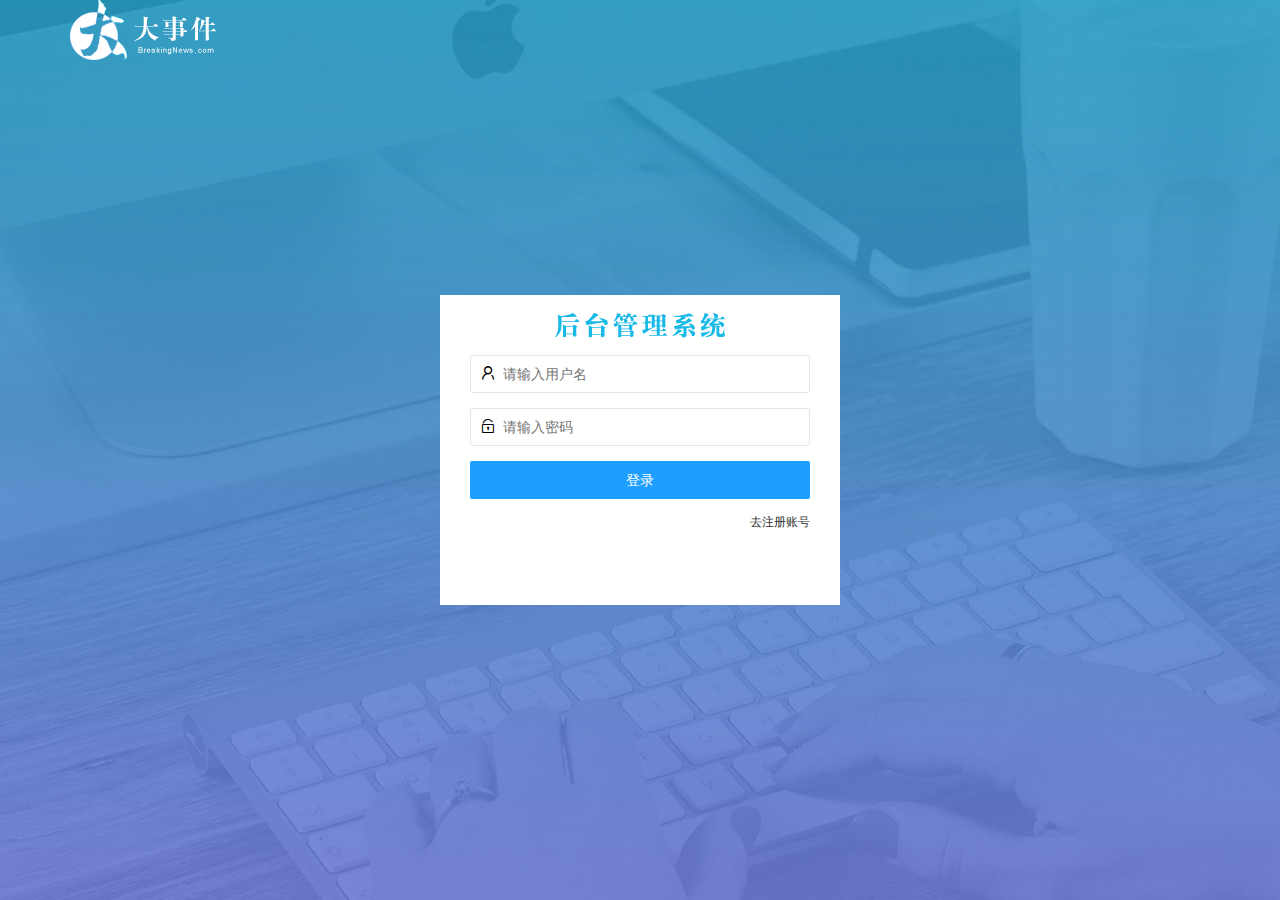
<file: login.html>
<!DOCTYPE html>
<html lang="en">

<head>
  <meta charset="UTF-8" />
  <meta http-equiv="X-UA-Compatible" content="IE=edge" />
  <meta name="viewport" content="width=device-width, initial-scale=1.0" />
  <title>大事件-登录</title>
  <!-- 导入 LayUI 样式 -->
  <link rel="stylesheet" href="/assets/lib/layui/css/layui.css" />
  <!-- 导入自定义样式 -->
  <link rel="stylesheet" href="/assets/css/login.css" />
</head>

<body>
  <!-- 头部 logo 区域 -->
  <div class="layui-main">
    <img src="/assets/images/logo.png" alt="" />
  </div>

  <!-- 登录注册区域 -->
  <div class="loginAndRegBox">
    <!-- 登录标题 -->
    <div class="title-box"></div>
    <!-- 登录 -->
    <div class="login-box">
      <form class="layui-form" id="form_login">

        <!-- 用户名 -->
        <div class="layui-form-item">
          <i class="layui-icon layui-icon-username"></i>
          <input type="text" name="username" required lay-verify="required" placeholder="请输入用户名" autocomplete="off"
            class="layui-input" />
        </div>

        <!-- 密码 -->
        <div class="layui-form-item">
          <i class="layui-icon layui-icon-password"></i>
          <input type="password" name="password" required lay-verify="required" placeholder="请输入密码" autocomplete="off"
            class="layui-input" />
        </div>

        <!-- 登录按钮 -->
        <div class="layui-form-item">
          <!-- 注意：表单提交按钮和普通按钮的区别，就是 lay-submit 属性 -->
          <button class="layui-btn layui-btn-normal layui-btn-fluid" lay-submit>
            登录
          </button>
        </div>
        <div class="layui-form-item link">
          <a href="javascript:;" id="link_reg">去注册账号</a>
        </div>
      </form>
    </div>
<!-- 注册 -->
<div class="reg-box">
  <form class="layui-form" id="form_reg">
      <!-- 用户名 -->
      <div class="layui-form-item">
          <i class="layui-icon layui-icon-username"></i>
          <input
                 type="text"
                 name="username"
                 required
                 lay-verify="required"
                 placeholder="请输入用户名"
                 autocomplete="off"
                 class="layui-input"
                 />
      </div>
      
      <!-- 密码 -->
      <div class="layui-form-item">
          <i class="layui-icon layui-icon-password"></i>
          <input
                 type="password"
                 name="password"
                 required
                 lay-verify="required|pwd"
                 placeholder="请输入密码"
                 autocomplete="off"
                 class="layui-input"
                 />
      </div>
      
      <!-- 确认密码 -->
      <div class="layui-form-item">
          <i class="layui-icon layui-icon-password"></i>
          <input
                 type="password"
                 name="repassword"
                 required
                 lay-verify="required|pwd|repwd"
                 placeholder="再次确认密码"
                 autocomplete="off"
                 class="layui-input"
                 />
      </div>
      
      <!-- 注册按钮 -->
      <div class="layui-form-item">
          <!-- 注意：表单提交按钮和普通按钮的区别，就是 lay-submit 属性 -->
          <button class="layui-btn layui-btn-normal layui-btn-fluid" lay-submit >
              注册
          </button>
      </div>
      <div class="layui-form-item link">
          <a href="javascript:;" id="link_login">去登录</a>
      </div>
  </form>
</div>
  </div>
  <script src="/assets/lib/layui/layui.all.js"></script>
  <script src="/assets/lib/jquery.js"></script>
  <script src="/assets/js/baseAPI.js"></script>
  <script src="/assets/js/login.js"></script>
</body>

</html>
</file>
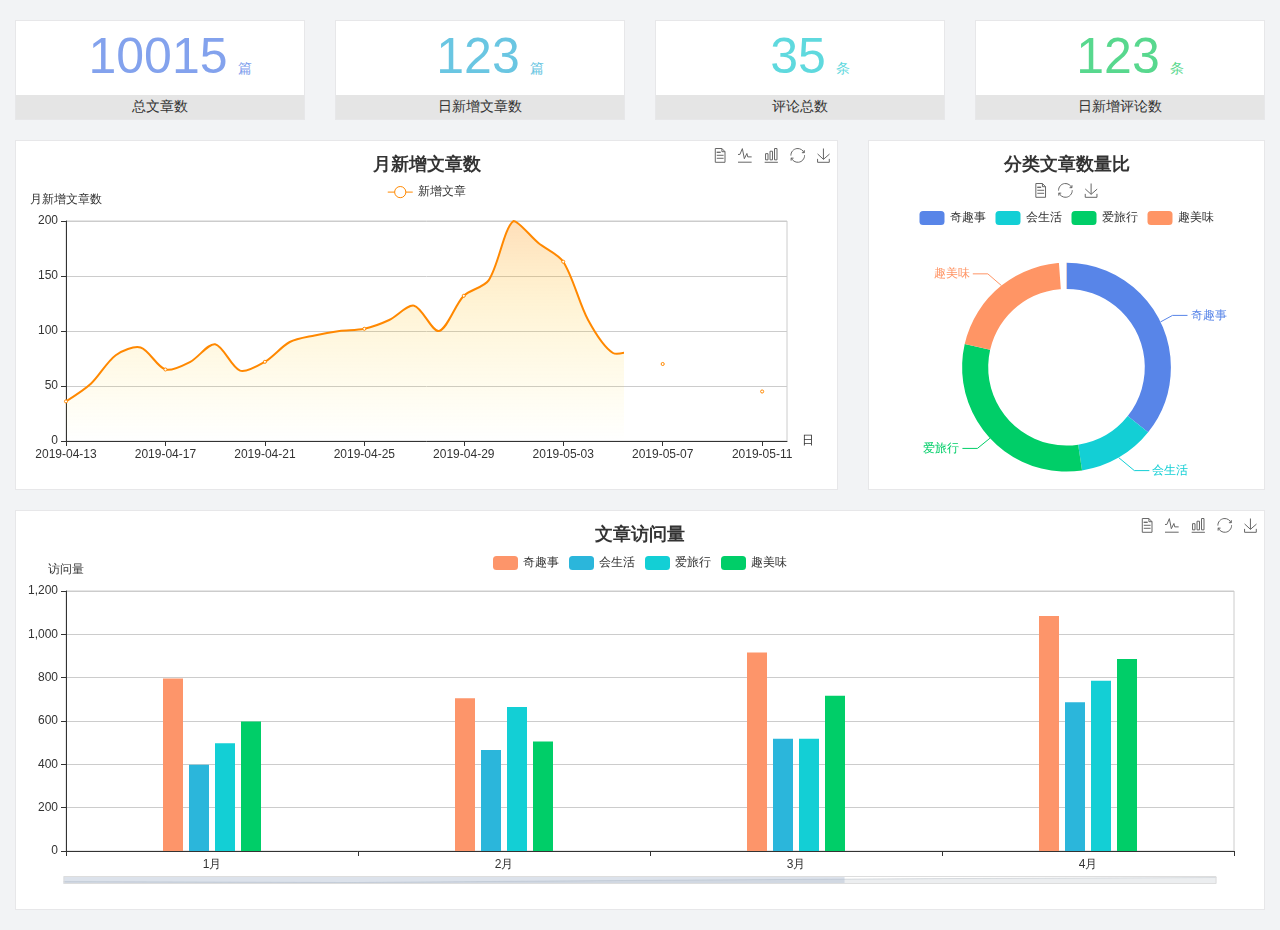
<file: home/dashboard.html>
<!DOCTYPE html>
<html lang="en">

<head>
  <meta charset="UTF-8">
  <meta name="viewport" content="width=device-width, initial-scale=1.0">
  <meta http-equiv="X-UA-Compatible" content="ie=edge">
  <title>图表统计</title>
  <link rel="stylesheet" href="../../assets/lib/bootstrap.css" />
  <link rel="stylesheet" href="../../assets/lib/main.css" />
  <script src="../../assets/lib/jquery.js"></script>
  <script type="text/javascript" src="../../assets/lib/echarts.min.js"></script>
</head>

<body>
  <div class="container-fluid">
    <div class="row spannel_list">
      <div class="col-sm-3 col-xs-6">
        <div class="spannel">
          <em>10015</em><span>篇</span>
          <b>总文章数</b>
        </div>
      </div>
      <div class="col-sm-3 col-xs-6">
        <div class="spannel scolor01">
          <em>123</em><span>篇</span>
          <b>日新增文章数</b>
        </div>
      </div>
      <div class="col-sm-3 col-xs-6">
        <div class="spannel scolor02">
          <em>35</em><span>条</span>
          <b>评论总数</b>
        </div>
      </div>
      <div class="col-sm-3 col-xs-6">
        <div class="spannel scolor03">
          <em>123</em><span>条</span>
          <b>日新增评论数</b>
        </div>
      </div>
    </div>
  </div>

  <div class="container-fluid">
    <div class="row curve-pie">
      <div class="col-lg-8 col-md-8">
        <div class="gragh_pannel" id="curve_show"></div>
      </div>
      <div class="col-lg-4 col-md-4">
        <div class="gragh_pannel" id="pie_show"></div>
      </div>
    </div>
  </div>

  <div class="container-fluid">
    <div class="column_pannel" id="column_show"></div>
  </div>

  <script>
    var oChart = echarts.init(document.getElementById('curve_show'));
    var aList_all = [
      { 'count': 36, 'date': '2019-04-13' },
      { 'count': 52, 'date': '2019-04-14' },
      { 'count': 78, 'date': '2019-04-15' },
      { 'count': 85, 'date': '2019-04-16' },
      { 'count': 65, 'date': '2019-04-17' },
      { 'count': 72, 'date': '2019-04-18' },
      { 'count': 88, 'date': '2019-04-19' },
      { 'count': 64, 'date': '2019-04-20' },
      { 'count': 72, 'date': '2019-04-21' },
      { 'count': 90, 'date': '2019-04-22' },
      { 'count': 96, 'date': '2019-04-23' },
      { 'count': 100, 'date': '2019-04-24' },
      { 'count': 102, 'date': '2019-04-25' },
      { 'count': 110, 'date': '2019-04-26' },
      { 'count': 123, 'date': '2019-04-27' },
      { 'count': 100, 'date': '2019-04-28' },
      { 'count': 132, 'date': '2019-04-29' },
      { 'count': 146, 'date': '2019-04-30' },
      { 'count': 200, 'date': '2019-05-01' },
      { 'count': 180, 'date': '2019-05-02' },
      { 'count': 163, 'date': '2019-05-03' },
      { 'count': 110, 'date': '2019-05-04' },
      { 'count': 80, 'date': '2019-05-05' },
      { 'count': 82, 'date': '2019-05-06' },
      { 'count': 70, 'date': '2019-05-07' },
      { 'count': 65, 'date': '2019-05-08' },
      { 'count': 54, 'date': '2019-05-09' },
      { 'count': 40, 'date': '2019-05-10' },
      { 'count': 45, 'date': '2019-05-11' },
      { 'count': 38, 'date': '2019-05-12' },
    ];

    let aCount = [];
    let aDate = [];

    for (var i = 0; i < aList_all.length; i++) {
      aCount.push(aList_all[i].count);
      aDate.push(aList_all[i].date);
    }

    var chartopt = {
      title: {
        text: '月新增文章数',
        left: 'center',
        top: '10'
      },
      tooltip: {
        trigger: 'axis'
      },
      legend: {
        data: ['新增文章'],
        top: '40'
      },
      toolbox: {
        show: true,
        feature: {
          mark: { show: true },
          dataView: { show: true, readOnly: false },
          magicType: { show: true, type: ['line', 'bar'] },
          restore: { show: true },
          saveAsImage: { show: true }
        }
      },
      calculable: true,
      xAxis: [
        {
          name: '日',
          type: 'category',
          boundaryGap: false,
          data: aDate
        }
      ],
      yAxis: [
        {
          name: '月新增文章数',
          type: 'value'
        }
      ],
      series: [
        {
          name: '新增文章',
          type: 'line',
          smooth: true,
          itemStyle: { normal: { areaStyle: { type: 'default' }, color: '#f80' }, lineStyle: { color: '#f80' } },
          data: aCount
        }],
      areaStyle: {
        normal: {
          color: new echarts.graphic.LinearGradient(0, 0, 0, 1, [{
            offset: 0,
            color: 'rgba(255,136,0,0.39)'
          }, {
            offset: .34,
            color: 'rgba(255,180,0,0.25)'
          }, {
            offset: 1,
            color: 'rgba(255,222,0,0.00)'
          }])

        }
      },
      grid: {
        show: true,
        x: 50,
        x2: 50,
        y: 80,
        height: 220
      }
    };

    oChart.setOption(chartopt);


    var oPie = echarts.init(document.getElementById('pie_show'));
    var oPieopt =
    {
      title: {
        top: 10,
        text: '分类文章数量比',
        x: 'center'
      },
      tooltip: {
        trigger: 'item',
        formatter: "{a} <br/>{b} : {c} ({d}%)"
      },
      color: ['#5885e8', '#13cfd5', '#00ce68', '#ff9565'],
      legend: {
        x: 'center',
        top: 65,
        data: ['奇趣事', '会生活', '爱旅行', '趣美味']
      },
      toolbox: {
        show: true,
        x: 'center',
        top: 35,
        feature: {
          mark: { show: true },
          dataView: { show: true, readOnly: false },
          magicType: {
            show: true,
            type: ['pie', 'funnel'],
            option: {
              funnel: {
                x: '25%',
                width: '50%',
                funnelAlign: 'left',
                max: 1548
              }
            }
          },
          restore: { show: true },
          saveAsImage: { show: true }
        }
      },
      calculable: true,
      series: [
        {
          name: '访问来源',
          type: 'pie',
          radius: ['45%', '60%'],
          center: ['50%', '65%'],
          data: [
            { value: 300, name: '奇趣事' },
            { value: 100, name: '会生活' },
            { value: 260, name: '爱旅行' },
            { value: 180, name: '趣美味' }
          ]
        }
      ]
    };
    oPie.setOption(oPieopt);



    var oColumn = this.echarts.init(document.getElementById('column_show'));
    var oColumnopt =
    {
      title: {
        text: '文章访问量',
        left: 'center',
        top: '10'
      },
      tooltip: {
        trigger: 'axis'
      },
      legend: {
        data: ['奇趣事', '会生活', '爱旅行', '趣美味'],
        top: '40'
      },
      toolbox: {
        show: true,
        feature: {
          mark: { show: true },
          dataView: { show: true, readOnly: false },
          magicType: { show: true, type: ['line', 'bar'] },
          restore: { show: true },
          saveAsImage: { show: true }
        }
      },
      calculable: true,
      xAxis: [
        {
          type: 'category',
          data: ['1月', '2月', '3月', '4月', '5月']
        }
      ],
      yAxis: [
        {
          name: '访问量',
          type: 'value'
        }
      ],
      series: [
        {
          name: '奇趣事',
          type: 'bar',
          barWidth: 20,
          itemStyle: {
            normal: { areaStyle: { type: 'default' }, color: '#fd956a' }
          },
          data: [800, 708, 920, 1090, 1200]
        },
        {
          name: '会生活',
          type: 'bar',
          barWidth: 20,
          itemStyle: {
            normal: { areaStyle: { type: 'default' }, color: '#2bb6db' }
          },
          data: [400, 468, 520, 690, 800]
        },
        {
          name: '爱旅行',
          type: 'bar',
          barWidth: 20,
          itemStyle: {
            normal: { areaStyle: { type: 'default' }, color: '#13cfd5' }
          },
          data: [500, 668, 520, 790, 900]
        },
        {
          name: '趣美味',
          type: 'bar',
          barWidth: 20,
          itemStyle: {
            normal: { areaStyle: { type: 'default' }, color: '#00ce68' }
          },
          data: [600, 508, 720, 890, 1000]
        }
      ],
      grid: {
        show: true,
        x: 50,
        x2: 30,
        y: 80,
        height: 260
      },
      dataZoom: [//给x轴设置滚动条
        {
          start: 0,//默认为0
          end: 100 - 1000 / 31,//默认为100
          type: 'slider',
          show: true,
          xAxisIndex: [0],
          handleSize: 0,//滑动条的 左右2个滑动条的大小
          height: 8,//组件高度
          left: 45, //左边的距离
          right: 50,//右边的距离
          bottom: 26,//右边的距离
          handleColor: '#ddd',//h滑动图标的颜色
          handleStyle: {
            borderColor: "#cacaca",
            borderWidth: "1",
            shadowBlur: 2,
            background: "#ddd",
            shadowColor: "#ddd",
          }
        }]
    };
    oColumn.setOption(oColumnopt);
  </script>
</body>

</html>
</file>
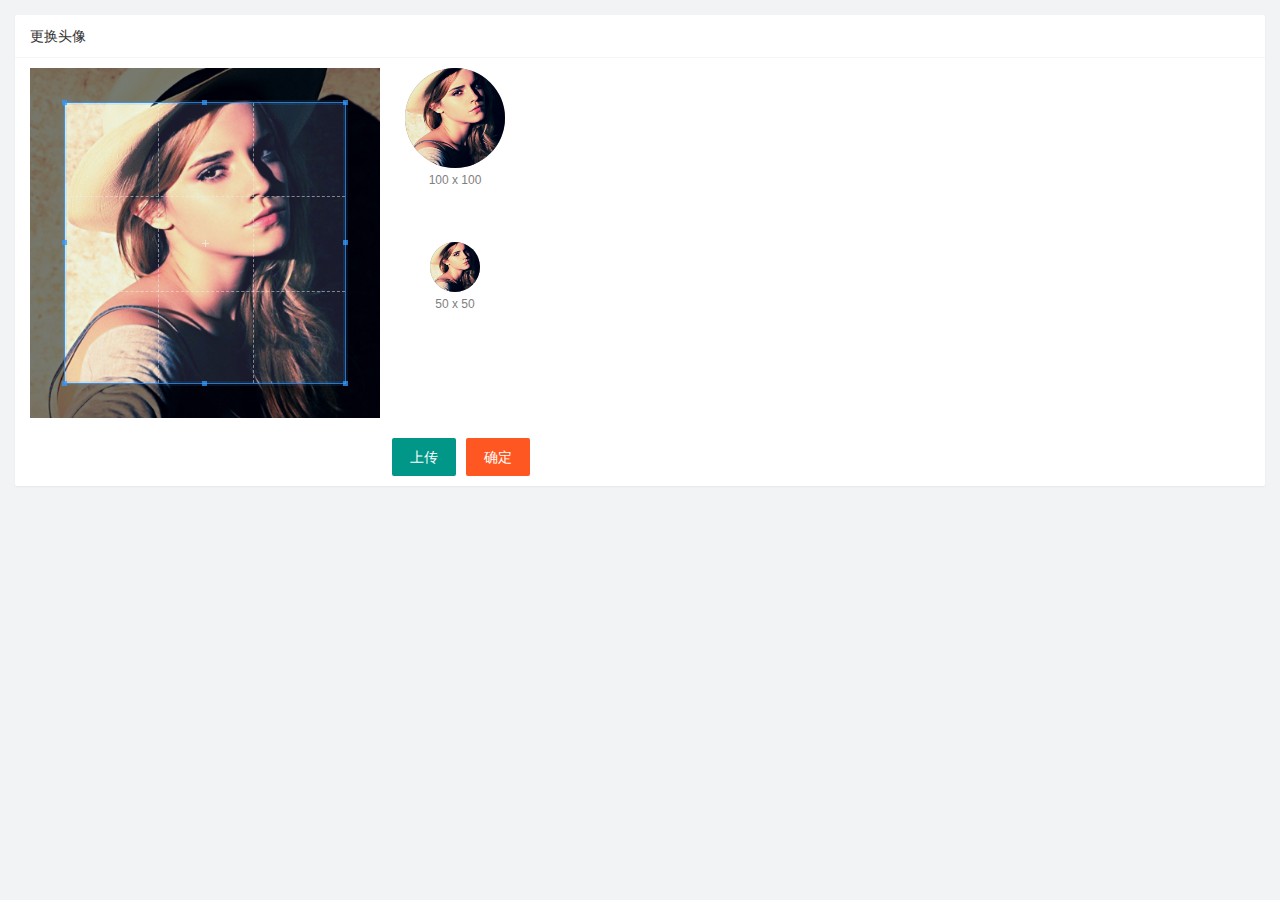
<file: user/user_avatar.html>
<!DOCTYPE html>
<html lang="en">

<head>
    <meta charset="UTF-8" />
    <meta http-equiv="X-UA-Compatible" content="IE=edge" />
    <meta name="viewport" content="width=device-width, initial-scale=1.0" />
    <title>Document</title>
    <link rel="stylesheet" href="/assets/lib/layui/css/layui.css" />
    <link rel="stylesheet" href="/assets/lib/cropper/cropper.css" />
    <link rel="stylesheet" href="/assets/css/user/user_avatar.css" />
</head>

<body>
    <div class="layui-card">
        <div class="layui-card-header">更换头像</div>
        <div class="layui-card-body">
            <!-- 第一行的图片裁剪和预览区域 -->
            <div class="row1">
                <!-- 图片裁剪区域 -->
                <div class="cropper-box">
                    <!-- 这个 img 标签很重要，将来会把它初始化为裁剪区域 -->
                    <img id="image" src="/assets/images/sample.jpg" />
                </div>
                <!-- 图片的预览区域 -->
                <div class="preview-box">
                    <div>
                        <!-- 宽高为 100px 的预览区域 -->
                        <div class="img-preview w100"></div>
                        <p class="size">100 x 100</p>
                    </div>
                    <div>
                        <!-- 宽高为 50px 的预览区域 -->
                        <div class="img-preview w50"></div>
                        <p class="size">50 x 50</p>
                    </div>
                </div>
            </div>
                <!-- 第二行的按钮区域 -->
                <div class="row2">
                    <input type="file" id="file" accept="image/png,image/jpeg" />
                    <button type="button" class="layui-btn" id="btnChooseImage">上传</button>
                    <button type="button" class="layui-btn layui-btn-danger" id="btnUpload">确定</button>
                </div>
        </div>
    </div>
    <script src="/assets/lib/layui/layui.all.js"></script>
    <script src="/assets/lib/jquery.js"></script>
    <script src="/assets/lib/cropper/Cropper.js"></script>
    <script src="/assets/lib/cropper/jquery-cropper.js"></script>
    <script src="/assets/js/baseAPI.js"></script>
    <script src="/assets/js/user/user_avatar.js"></script>
</body>

</html>
</file>
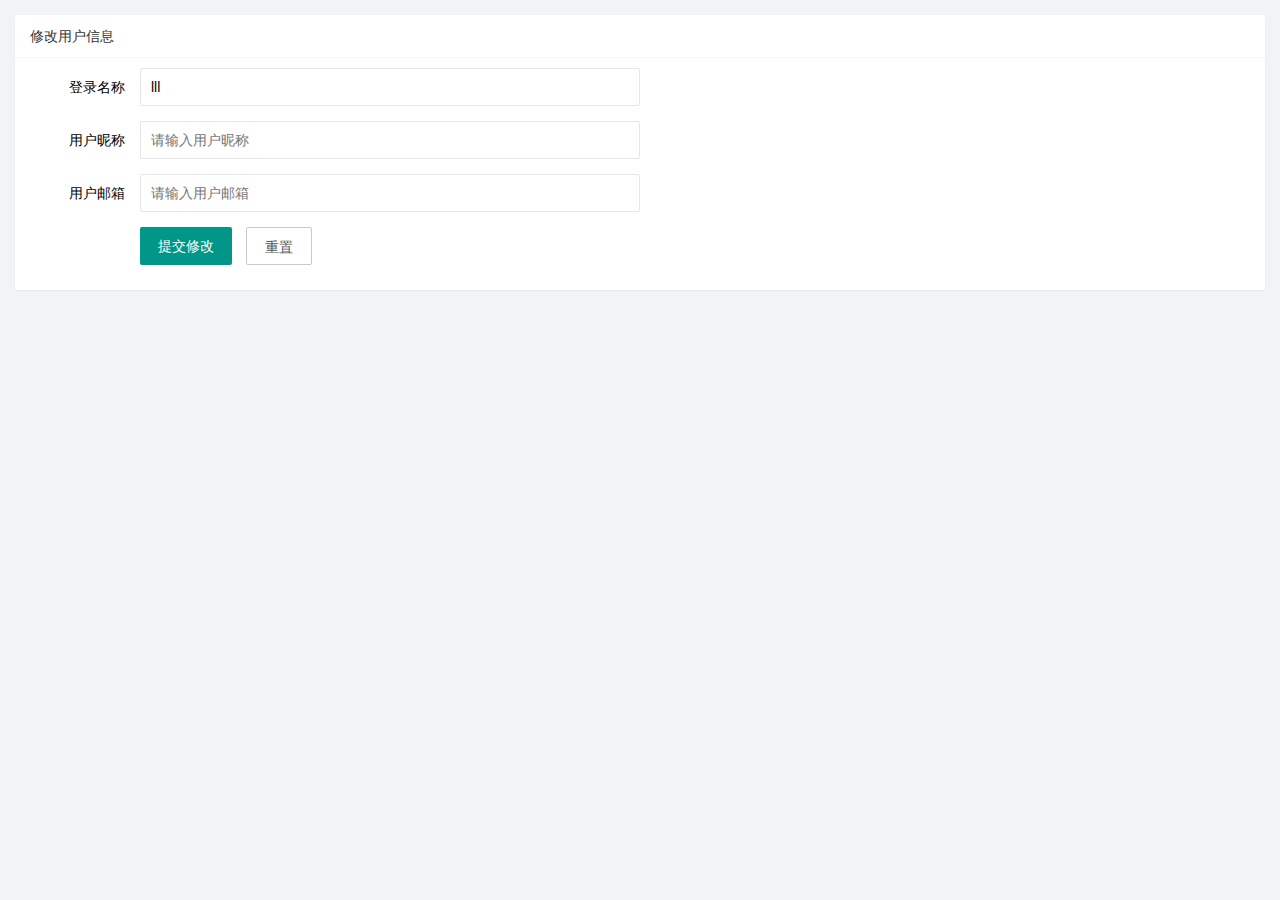
<file: user/user_info.html>
<!DOCTYPE html>
<html lang="en">

<head>
    <meta charset="UTF-8" />
    <meta http-equiv="X-UA-Compatible" content="IE=edge" />
    <meta name="viewport" content="width=device-width, initial-scale=1.0" />
    <title>Document</title>
    <link rel="stylesheet" href="/assets/lib/layui/css/layui.css">
    <link rel="stylesheet" href="/assets/css/user/user_info.css" />
</head>

<body>
    <div class="layui-card">
        <div class="layui-card-header">修改用户信息</div>
        <div class="layui-card-body">
            <!-- 卡片式面板面板通常用于非白色背景色的主体内<br />
            从而映衬出边框投影 -->
            <form class="layui-form" lay-filter="formUserInfo">
                 <!-- 隐藏域 -->
                <input type="hidden" name="id">
                <div class="layui-form-item">
                    <label class="layui-form-label">登录名称</label>
                    <div class="layui-input-block">
                        <input type="text" name="username" required readonly lay-verify="required" placeholder="请输入登录名称"
                            autocomplete="off" class="layui-input" value="lll"/>
                    </div>
                </div>
                <div class="layui-form-item">
                    <label class="layui-form-label">用户昵称</label>
                    <div class="layui-input-block">
                        <input type="text" name="nickname" required lay-verify="required|nickname" placeholder="请输入用户昵称"
                            autocomplete="off" class="layui-input" />
                    </div>
                </div>
                <div class="layui-form-item">
                    <label class="layui-form-label">用户邮箱</label>
                    <div class="layui-input-block">
                        <input type="text" name="email" required lay-verify="required|email" placeholder="请输入用户邮箱"
                            autocomplete="off" class="layui-input" />
                    </div>
                </div>
                <div class="layui-form-item">
                    <div class="layui-input-block">
                        <button class="layui-btn" lay-submit lay-filter="formDemo">提交修改</button>
                        <button type="reset" class="layui-btn layui-btn-primary" id="btnReset">重置</button>
                    </div>
                </div>
            </form>
        </div>
      
    </div>
    <!-- form 表单 -->

    <script src="/assets/lib/layui/layui.all.js"></script>
    <script src="/assets/lib/jquery.js"></script>
    <script src="/assets/js/baseAPI.js"></script>
    <script src="/assets/js/user/user_info.js"></script>
</body>

</html>
</file>
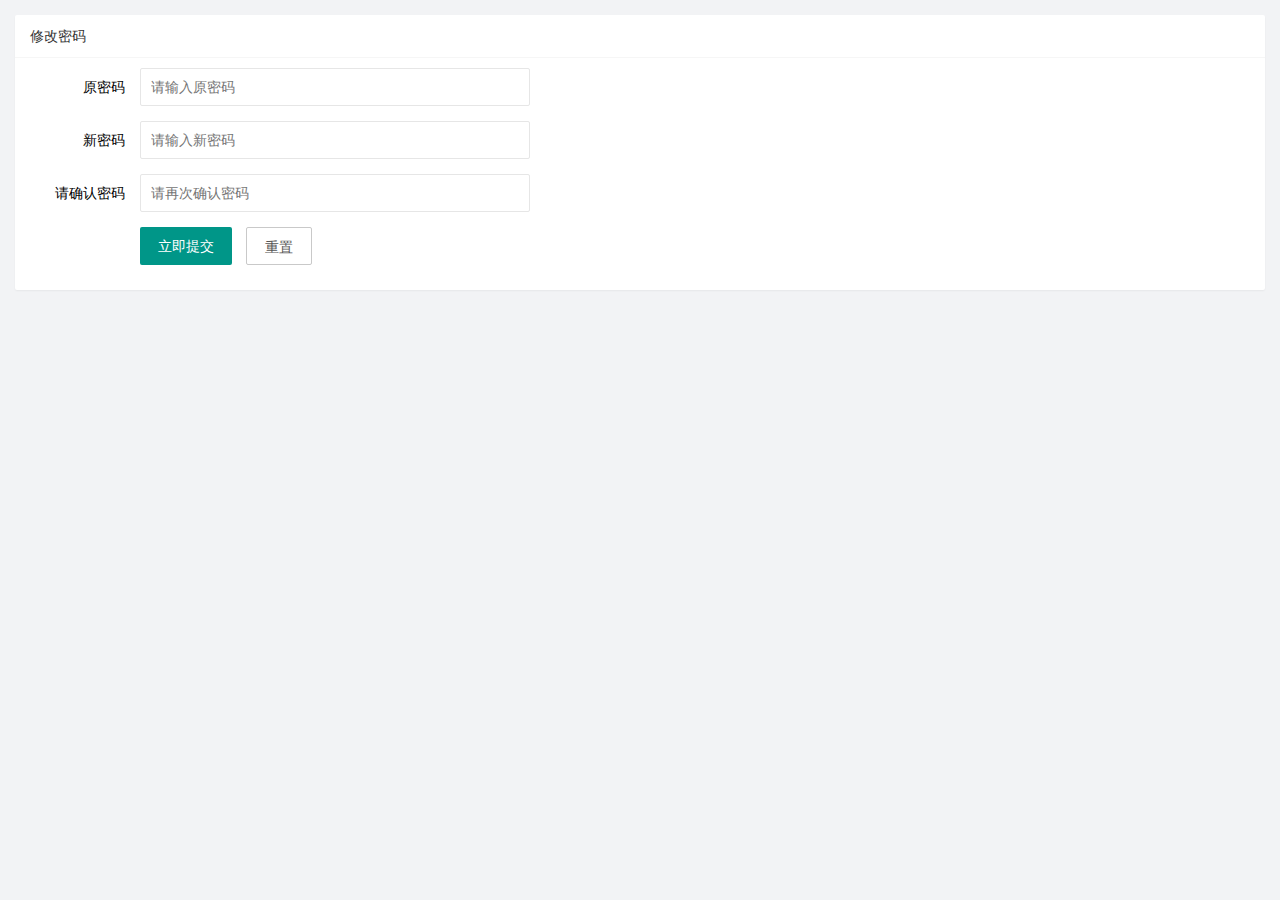
<file: user/user_pwd.html>
<!DOCTYPE html>
<html lang="en">

<head>
    <meta charset="UTF-8" />
    <meta http-equiv="X-UA-Compatible" content="IE=edge" />
    <meta name="viewport" content="width=device-width, initial-scale=1.0" />
    <title>Document</title>
    <link rel="stylesheet" href="/assets/lib/layui/css/layui.css" />
    <link rel="stylesheet" href="/assets/css/user/user_pwd.css" />
</head>

<body>
    
    <div class="layui-card">
        <div class="layui-card-header">修改密码</div>
        <div class="layui-card-body">
            <form class="layui-form" >
                <div class="layui-form-item">
                    <label class="layui-form-label">原密码</label>
                    <div class="layui-input-block">
                        <input type="password" name="oldPwd" required lay-verify="required|pwd" placeholder="请输入原密码"
                            autocomplete="off" class="layui-input" />
                    </div>
                </div>
                <div class="layui-form-item">
                    <label class="layui-form-label">新密码</label>
                    <div class="layui-input-block">
                        <input type="password" name="newPwd" required lay-verify="required|pwd|samePwd" placeholder="请输入新密码"
                            autocomplete="off" class="layui-input" />
                    </div>
                </div>
                <div class="layui-form-item">
                    <label class="layui-form-label">请确认密码</label>
                    <div class="layui-input-block">
                        <input type="password" name="rePwd" required lay-verify="required|pwd|repwd" placeholder="请再次确认密码"
                            autocomplete="off" class="layui-input" />
                    </div>
                </div>
                <div class="layui-form-item">
                    <div class="layui-input-block">
                        <button class="layui-btn" lay-submit lay-filter="formDemo">
                            立即提交
                        </button>
                        <button type="reset" class="layui-btn layui-btn-primary">
                            重置
                        </button>
                    </div>
                </div>
            </form>
        </div>
    </div>
    <!-- 导入 layui 的 js -->
    <script src="/assets/lib/layui/layui.all.js"></script>
    <!-- 导入 jQuery -->
    <script src="/assets/lib/jquery.js"></script>
    <!-- 导入 baseAPI -->
    <script src="/assets/js/baseAPI.js"></script>
    <!-- 导入自己的 js -->
    <script src="/assets/js/user/user_pwd.js"></script>
</body>

</html>
</file>
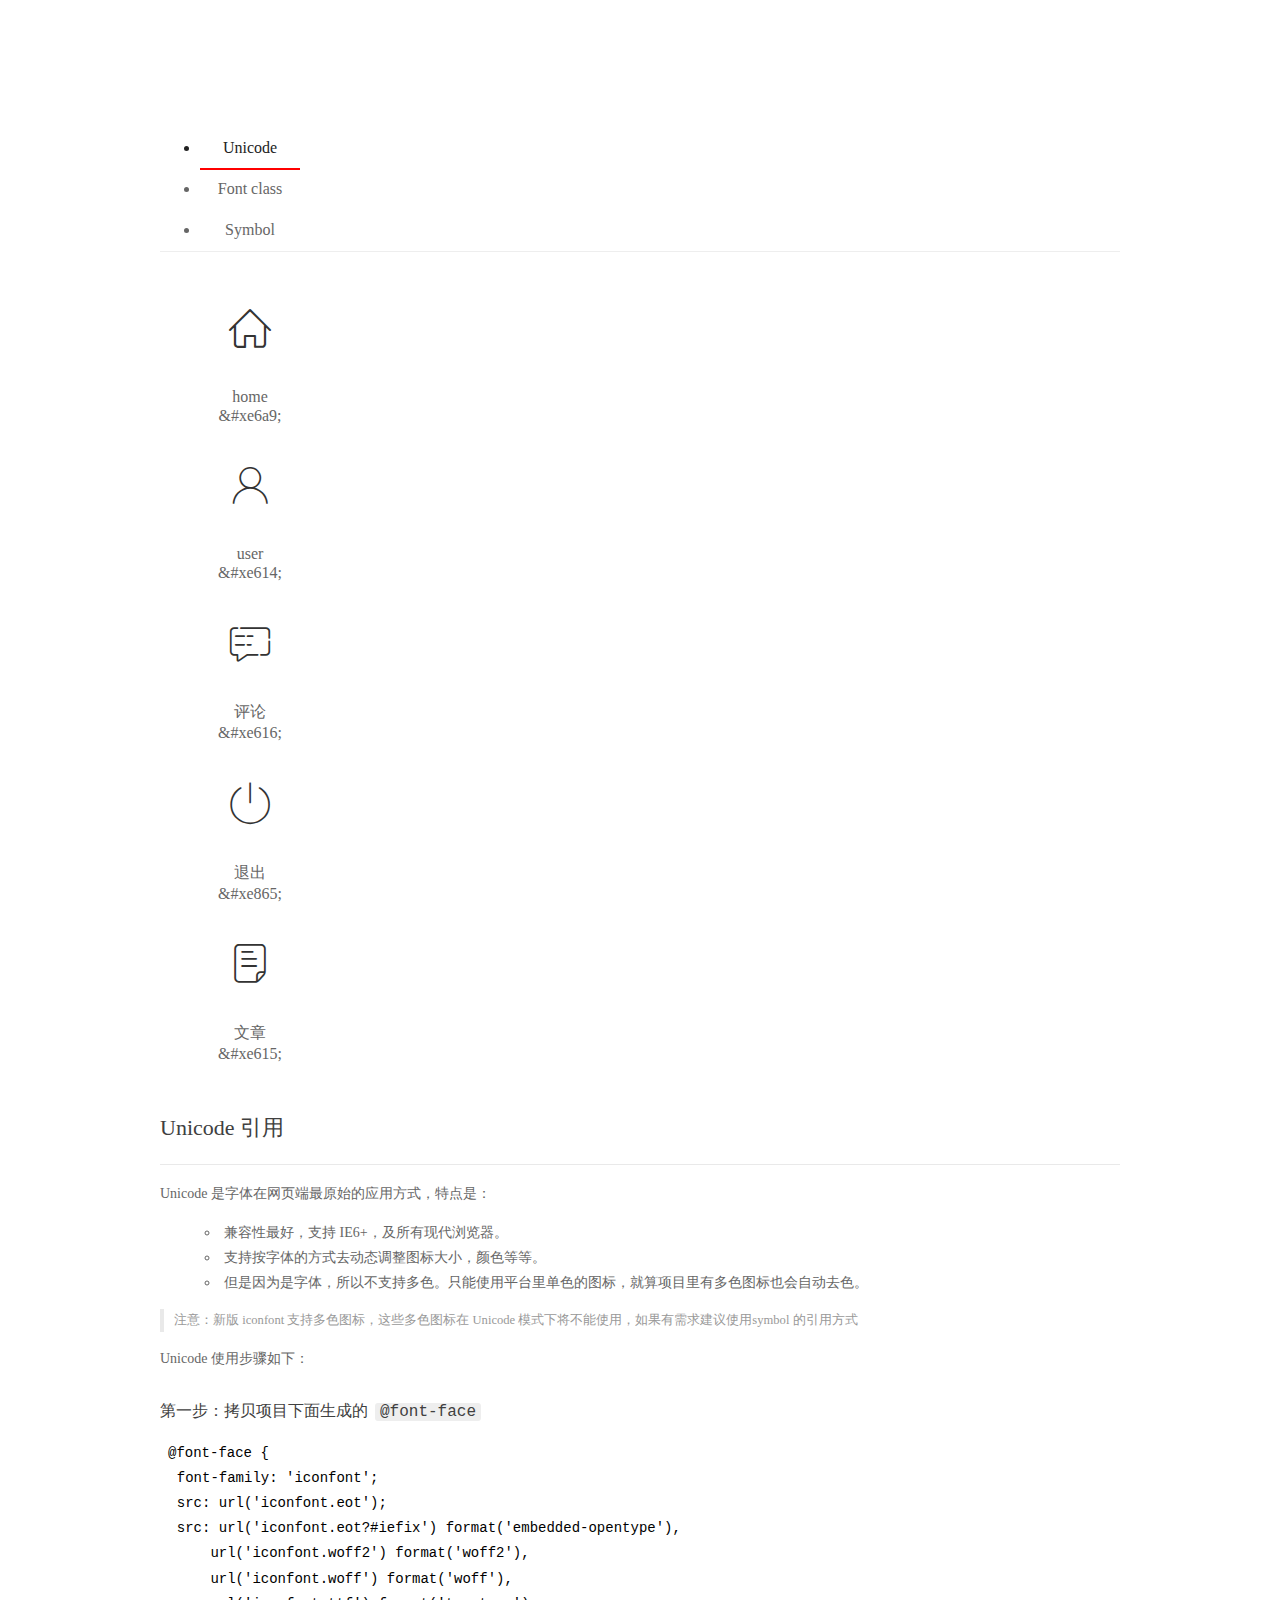
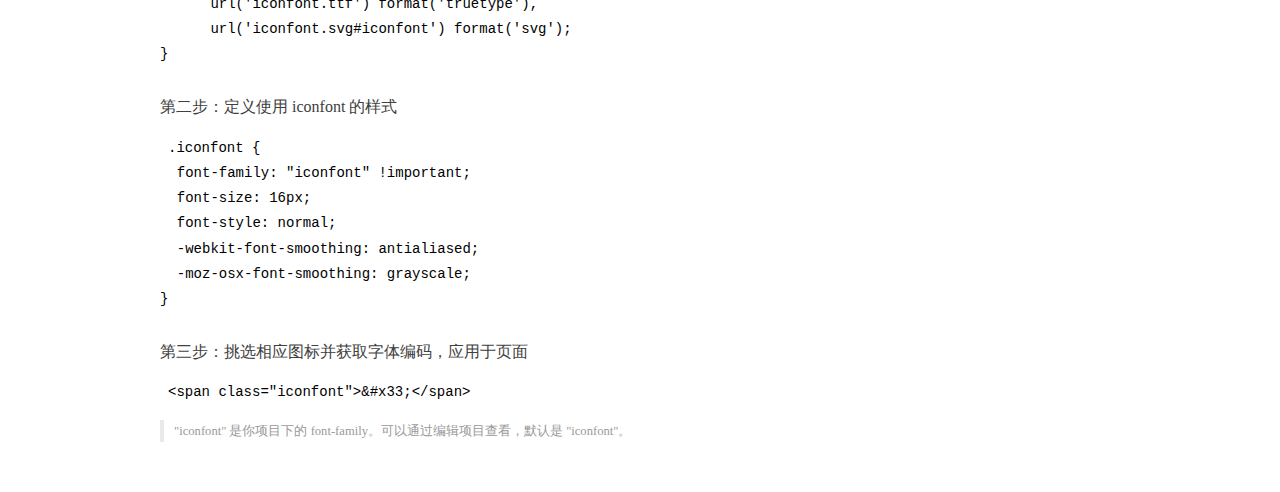
<file: assets/fonts/demo_index.html>
<!DOCTYPE html>
<html>
<head>
  <meta charset="utf-8"/>
  <title>IconFont Demo</title>
  <link rel="shortcut icon" href="https://gtms04.alicdn.com/tps/i4/TB1_oz6GVXXXXaFXpXXJDFnIXXX-64-64.ico" type="image/x-icon"/>
  <link rel="stylesheet" href="https://g.alicdn.com/thx/cube/1.3.2/cube.min.css">
  <link rel="stylesheet" href="demo.css">
  <link rel="stylesheet" href="iconfont.css">
  <script src="iconfont.js"></script>
  <!-- jQuery -->
  <script src="https://a1.alicdn.com/oss/uploads/2018/12/26/7bfddb60-08e8-11e9-9b04-53e73bb6408b.js"></script>
  <!-- 代码高亮 -->
  <script src="https://a1.alicdn.com/oss/uploads/2018/12/26/a3f714d0-08e6-11e9-8a15-ebf944d7534c.js"></script>
</head>
<body>
  <div class="main">
    <h1 class="logo"><a href="https://www.iconfont.cn/" title="iconfont 首页" target="_blank">&#xe86b;</a></h1>
    <div class="nav-tabs">
      <ul id="tabs" class="dib-box">
        <li class="dib active"><span>Unicode</span></li>
        <li class="dib"><span>Font class</span></li>
        <li class="dib"><span>Symbol</span></li>
      </ul>
      
    </div>
    <div class="tab-container">
      <div class="content unicode" style="display: block;">
          <ul class="icon_lists dib-box">
          
            <li class="dib">
              <span class="icon iconfont">&#xe6a9;</span>
                <div class="name">home</div>
                <div class="code-name">&amp;#xe6a9;</div>
              </li>
          
            <li class="dib">
              <span class="icon iconfont">&#xe614;</span>
                <div class="name">user</div>
                <div class="code-name">&amp;#xe614;</div>
              </li>
          
            <li class="dib">
              <span class="icon iconfont">&#xe616;</span>
                <div class="name">评论</div>
                <div class="code-name">&amp;#xe616;</div>
              </li>
          
            <li class="dib">
              <span class="icon iconfont">&#xe865;</span>
                <div class="name">退出</div>
                <div class="code-name">&amp;#xe865;</div>
              </li>
          
            <li class="dib">
              <span class="icon iconfont">&#xe615;</span>
                <div class="name">文章</div>
                <div class="code-name">&amp;#xe615;</div>
              </li>
          
          </ul>
          <div class="article markdown">
          <h2 id="unicode-">Unicode 引用</h2>
          <hr>

          <p>Unicode 是字体在网页端最原始的应用方式，特点是：</p>
          <ul>
            <li>兼容性最好，支持 IE6+，及所有现代浏览器。</li>
            <li>支持按字体的方式去动态调整图标大小，颜色等等。</li>
            <li>但是因为是字体，所以不支持多色。只能使用平台里单色的图标，就算项目里有多色图标也会自动去色。</li>
          </ul>
          <blockquote>
            <p>注意：新版 iconfont 支持多色图标，这些多色图标在 Unicode 模式下将不能使用，如果有需求建议使用symbol 的引用方式</p>
          </blockquote>
          <p>Unicode 使用步骤如下：</p>
          <h3 id="-font-face">第一步：拷贝项目下面生成的 <code>@font-face</code></h3>
<pre><code class="language-css"
>@font-face {
  font-family: 'iconfont';
  src: url('iconfont.eot');
  src: url('iconfont.eot?#iefix') format('embedded-opentype'),
      url('iconfont.woff2') format('woff2'),
      url('iconfont.woff') format('woff'),
      url('iconfont.ttf') format('truetype'),
      url('iconfont.svg#iconfont') format('svg');
}
</code></pre>
          <h3 id="-iconfont-">第二步：定义使用 iconfont 的样式</h3>
<pre><code class="language-css"
>.iconfont {
  font-family: "iconfont" !important;
  font-size: 16px;
  font-style: normal;
  -webkit-font-smoothing: antialiased;
  -moz-osx-font-smoothing: grayscale;
}
</code></pre>
          <h3 id="-">第三步：挑选相应图标并获取字体编码，应用于页面</h3>
<pre>
<code class="language-html"
>&lt;span class="iconfont"&gt;&amp;#x33;&lt;/span&gt;
</code></pre>
          <blockquote>
            <p>"iconfont" 是你项目下的 font-family。可以通过编辑项目查看，默认是 "iconfont"。</p>
          </blockquote>
          </div>
      </div>
      <div class="content font-class">
        <ul class="icon_lists dib-box">
          
          <li class="dib">
            <span class="icon iconfont icon-home"></span>
            <div class="name">
              home
            </div>
            <div class="code-name">.icon-home
            </div>
          </li>
          
          <li class="dib">
            <span class="icon iconfont icon-user"></span>
            <div class="name">
              user
            </div>
            <div class="code-name">.icon-user
            </div>
          </li>
          
          <li class="dib">
            <span class="icon iconfont icon-pinglun"></span>
            <div class="name">
              评论
            </div>
            <div class="code-name">.icon-pinglun
            </div>
          </li>
          
          <li class="dib">
            <span class="icon iconfont icon-tuichu"></span>
            <div class="name">
              退出
            </div>
            <div class="code-name">.icon-tuichu
            </div>
          </li>
          
          <li class="dib">
            <span class="icon iconfont icon-16"></span>
            <div class="name">
              文章
            </div>
            <div class="code-name">.icon-16
            </div>
          </li>
          
        </ul>
        <div class="article markdown">
        <h2 id="font-class-">font-class 引用</h2>
        <hr>

        <p>font-class 是 Unicode 使用方式的一种变种，主要是解决 Unicode 书写不直观，语意不明确的问题。</p>
        <p>与 Unicode 使用方式相比，具有如下特点：</p>
        <ul>
          <li>兼容性良好，支持 IE8+，及所有现代浏览器。</li>
          <li>相比于 Unicode 语意明确，书写更直观。可以很容易分辨这个 icon 是什么。</li>
          <li>因为使用 class 来定义图标，所以当要替换图标时，只需要修改 class 里面的 Unicode 引用。</li>
          <li>不过因为本质上还是使用的字体，所以多色图标还是不支持的。</li>
        </ul>
        <p>使用步骤如下：</p>
        <h3 id="-fontclass-">第一步：引入项目下面生成的 fontclass 代码：</h3>
<pre><code class="language-html">&lt;link rel="stylesheet" href="./iconfont.css"&gt;
</code></pre>
        <h3 id="-">第二步：挑选相应图标并获取类名，应用于页面：</h3>
<pre><code class="language-html">&lt;span class="iconfont icon-xxx"&gt;&lt;/span&gt;
</code></pre>
        <blockquote>
          <p>"
            iconfont" 是你项目下的 font-family。可以通过编辑项目查看，默认是 "iconfont"。</p>
        </blockquote>
      </div>
      </div>
      <div class="content symbol">
          <ul class="icon_lists dib-box">
          
            <li class="dib">
                <svg class="icon svg-icon" aria-hidden="true">
                  <use xlink:href="#icon-home"></use>
                </svg>
                <div class="name">home</div>
                <div class="code-name">#icon-home</div>
            </li>
          
            <li class="dib">
                <svg class="icon svg-icon" aria-hidden="true">
                  <use xlink:href="#icon-user"></use>
                </svg>
                <div class="name">user</div>
                <div class="code-name">#icon-user</div>
            </li>
          
            <li class="dib">
                <svg class="icon svg-icon" aria-hidden="true">
                  <use xlink:href="#icon-pinglun"></use>
                </svg>
                <div class="name">评论</div>
                <div class="code-name">#icon-pinglun</div>
            </li>
          
            <li class="dib">
                <svg class="icon svg-icon" aria-hidden="true">
                  <use xlink:href="#icon-tuichu"></use>
                </svg>
                <div class="name">退出</div>
                <div class="code-name">#icon-tuichu</div>
            </li>
          
            <li class="dib">
                <svg class="icon svg-icon" aria-hidden="true">
                  <use xlink:href="#icon-16"></use>
                </svg>
                <div class="name">文章</div>
                <div class="code-name">#icon-16</div>
            </li>
          
          </ul>
          <div class="article markdown">
          <h2 id="symbol-">Symbol 引用</h2>
          <hr>

          <p>这是一种全新的使用方式，应该说这才是未来的主流，也是平台目前推荐的用法。相关介绍可以参考这篇<a href="">文章</a>
            这种用法其实是做了一个 SVG 的集合，与另外两种相比具有如下特点：</p>
          <ul>
            <li>支持多色图标了，不再受单色限制。</li>
            <li>通过一些技巧，支持像字体那样，通过 <code>font-size</code>, <code>color</code> 来调整样式。</li>
            <li>兼容性较差，支持 IE9+，及现代浏览器。</li>
            <li>浏览器渲染 SVG 的性能一般，还不如 png。</li>
          </ul>
          <p>使用步骤如下：</p>
          <h3 id="-symbol-">第一步：引入项目下面生成的 symbol 代码：</h3>
<pre><code class="language-html">&lt;script src="./iconfont.js"&gt;&lt;/script&gt;
</code></pre>
          <h3 id="-css-">第二步：加入通用 CSS 代码（引入一次就行）：</h3>
<pre><code class="language-html">&lt;style&gt;
.icon {
  width: 1em;
  height: 1em;
  vertical-align: -0.15em;
  fill: currentColor;
  overflow: hidden;
}
&lt;/style&gt;
</code></pre>
          <h3 id="-">第三步：挑选相应图标并获取类名，应用于页面：</h3>
<pre><code class="language-html">&lt;svg class="icon" aria-hidden="true"&gt;
  &lt;use xlink:href="#icon-xxx"&gt;&lt;/use&gt;
&lt;/svg&gt;
</code></pre>
          </div>
      </div>

    </div>
  </div>
  <script>
  $(document).ready(function () {
      $('.tab-container .content:first').show()

      $('#tabs li').click(function (e) {
        var tabContent = $('.tab-container .content')
        var index = $(this).index()

        if ($(this).hasClass('active')) {
          return
        } else {
          $('#tabs li').removeClass('active')
          $(this).addClass('active')

          tabContent.hide().eq(index).fadeIn()
        }
      })
    })
  </script>
</body>
</html>
</file>
<file: assets/lib/layui/css/layui.css>
/** layui-v2.5.5 MIT License By https://www.layui.com */
 .layui-inline,img{display:inline-block;vertical-align:middle}h1,h2,h3,h4,h5,h6{font-weight:400}.layui-edge,.layui-header,.layui-inline,.layui-main{position:relative}.layui-body,.layui-edge,.layui-elip{overflow:hidden}.layui-btn,.layui-edge,.layui-inline,img{vertical-align:middle}.layui-btn,.layui-disabled,.layui-icon,.layui-unselect{-moz-user-select:none;-webkit-user-select:none;-ms-user-select:none}.layui-elip,.layui-form-checkbox span,.layui-form-pane .layui-form-label{text-overflow:ellipsis;white-space:nowrap}.layui-breadcrumb,.layui-tree-btnGroup{visibility:hidden}blockquote,body,button,dd,div,dl,dt,form,h1,h2,h3,h4,h5,h6,input,li,ol,p,pre,td,textarea,th,ul{margin:0;padding:0;-webkit-tap-highlight-color:rgba(0,0,0,0)}a:active,a:hover{outline:0}img{border:none}li{list-style:none}table{border-collapse:collapse;border-spacing:0}h4,h5,h6{font-size:100%}button,input,optgroup,option,select,textarea{font-family:inherit;font-size:inherit;font-style:inherit;font-weight:inherit;outline:0}pre{white-space:pre-wrap;white-space:-moz-pre-wrap;white-space:-pre-wrap;white-space:-o-pre-wrap;word-wrap:break-word}body{line-height:24px;font:14px Helvetica Neue,Helvetica,PingFang SC,Tahoma,Arial,sans-serif}hr{height:1px;margin:10px 0;border:0;clear:both}a{color:#333;text-decoration:none}a:hover{color:#777}a cite{font-style:normal;*cursor:pointer}.layui-border-box,.layui-border-box *{box-sizing:border-box}.layui-box,.layui-box *{box-sizing:content-box}.layui-clear{clear:both;*zoom:1}.layui-clear:after{content:'\20';clear:both;*zoom:1;display:block;height:0}.layui-inline{*display:inline;*zoom:1}.layui-edge{display:inline-block;width:0;height:0;border-width:6px;border-style:dashed;border-color:transparent}.layui-edge-top{top:-4px;border-bottom-color:#999;border-bottom-style:solid}.layui-edge-right{border-left-color:#999;border-left-style:solid}.layui-edge-bottom{top:2px;border-top-color:#999;border-top-style:solid}.layui-edge-left{border-right-color:#999;border-right-style:solid}.layui-disabled,.layui-disabled:hover{color:#d2d2d2!important;cursor:not-allowed!important}.layui-circle{border-radius:100%}.layui-show{display:block!important}.layui-hide{display:none!important}@font-face{font-family:layui-icon;src:url(../font/iconfont.eot?v=250);src:url(../font/iconfont.eot?v=250#iefix) format('embedded-opentype'),url(../font/iconfont.woff2?v=250) format('woff2'),url(../font/iconfont.woff?v=250) format('woff'),url(../font/iconfont.ttf?v=250) format('truetype'),url(../font/iconfont.svg?v=250#layui-icon) format('svg')}.layui-icon{font-family:layui-icon!important;font-size:16px;font-style:normal;-webkit-font-smoothing:antialiased;-moz-osx-font-smoothing:grayscale}.layui-icon-reply-fill:before{content:"\e611"}.layui-icon-set-fill:before{content:"\e614"}.layui-icon-menu-fill:before{content:"\e60f"}.layui-icon-search:before{content:"\e615"}.layui-icon-share:before{content:"\e641"}.layui-icon-set-sm:before{content:"\e620"}.layui-icon-engine:before{content:"\e628"}.layui-icon-close:before{content:"\1006"}.layui-icon-close-fill:before{content:"\1007"}.layui-icon-chart-screen:before{content:"\e629"}.layui-icon-star:before{content:"\e600"}.layui-icon-circle-dot:before{content:"\e617"}.layui-icon-chat:before{content:"\e606"}.layui-icon-release:before{content:"\e609"}.layui-icon-list:before{content:"\e60a"}.layui-icon-chart:before{content:"\e62c"}.layui-icon-ok-circle:before{content:"\1005"}.layui-icon-layim-theme:before{content:"\e61b"}.layui-icon-table:before{content:"\e62d"}.layui-icon-right:before{content:"\e602"}.layui-icon-left:before{content:"\e603"}.layui-icon-cart-simple:before{content:"\e698"}.layui-icon-face-cry:before{content:"\e69c"}.layui-icon-face-smile:before{content:"\e6af"}.layui-icon-survey:before{content:"\e6b2"}.layui-icon-tree:before{content:"\e62e"}.layui-icon-upload-circle:before{content:"\e62f"}.layui-icon-add-circle:before{content:"\e61f"}.layui-icon-download-circle:before{content:"\e601"}.layui-icon-templeate-1:before{content:"\e630"}.layui-icon-util:before{content:"\e631"}.layui-icon-face-surprised:before{content:"\e664"}.layui-icon-edit:before{content:"\e642"}.layui-icon-speaker:before{content:"\e645"}.layui-icon-down:before{content:"\e61a"}.layui-icon-file:before{content:"\e621"}.layui-icon-layouts:before{content:"\e632"}.layui-icon-rate-half:before{content:"\e6c9"}.layui-icon-add-circle-fine:before{content:"\e608"}.layui-icon-prev-circle:before{content:"\e633"}.layui-icon-read:before{content:"\e705"}.layui-icon-404:before{content:"\e61c"}.layui-icon-carousel:before{content:"\e634"}.layui-icon-help:before{content:"\e607"}.layui-icon-code-circle:before{content:"\e635"}.layui-icon-water:before{content:"\e636"}.layui-icon-username:before{content:"\e66f"}.layui-icon-find-fill:before{content:"\e670"}.layui-icon-about:before{content:"\e60b"}.layui-icon-location:before{content:"\e715"}.layui-icon-up:before{content:"\e619"}.layui-icon-pause:before{content:"\e651"}.layui-icon-date:before{content:"\e637"}.layui-icon-layim-uploadfile:before{content:"\e61d"}.layui-icon-delete:before{content:"\e640"}.layui-icon-play:before{content:"\e652"}.layui-icon-top:before{content:"\e604"}.layui-icon-friends:before{content:"\e612"}.layui-icon-refresh-3:before{content:"\e9aa"}.layui-icon-ok:before{content:"\e605"}.layui-icon-layer:before{content:"\e638"}.layui-icon-face-smile-fine:before{content:"\e60c"}.layui-icon-dollar:before{content:"\e659"}.layui-icon-group:before{content:"\e613"}.layui-icon-layim-download:before{content:"\e61e"}.layui-icon-picture-fine:before{content:"\e60d"}.layui-icon-link:before{content:"\e64c"}.layui-icon-diamond:before{content:"\e735"}.layui-icon-log:before{content:"\e60e"}.layui-icon-rate-solid:before{content:"\e67a"}.layui-icon-fonts-del:before{content:"\e64f"}.layui-icon-unlink:before{content:"\e64d"}.layui-icon-fonts-clear:before{content:"\e639"}.layui-icon-triangle-r:before{content:"\e623"}.layui-icon-circle:before{content:"\e63f"}.layui-icon-radio:before{content:"\e643"}.layui-icon-align-center:before{content:"\e647"}.layui-icon-align-right:before{content:"\e648"}.layui-icon-align-left:before{content:"\e649"}.layui-icon-loading-1:before{content:"\e63e"}.layui-icon-return:before{content:"\e65c"}.layui-icon-fonts-strong:before{content:"\e62b"}.layui-icon-upload:before{content:"\e67c"}.layui-icon-dialogue:before{content:"\e63a"}.layui-icon-video:before{content:"\e6ed"}.layui-icon-headset:before{content:"\e6fc"}.layui-icon-cellphone-fine:before{content:"\e63b"}.layui-icon-add-1:before{content:"\e654"}.layui-icon-face-smile-b:before{content:"\e650"}.layui-icon-fonts-html:before{content:"\e64b"}.layui-icon-form:before{content:"\e63c"}.layui-icon-cart:before{content:"\e657"}.layui-icon-camera-fill:before{content:"\e65d"}.layui-icon-tabs:before{content:"\e62a"}.layui-icon-fonts-code:before{content:"\e64e"}.layui-icon-fire:before{content:"\e756"}.layui-icon-set:before{content:"\e716"}.layui-icon-fonts-u:before{content:"\e646"}.layui-icon-triangle-d:before{content:"\e625"}.layui-icon-tips:before{content:"\e702"}.layui-icon-picture:before{content:"\e64a"}.layui-icon-more-vertical:before{content:"\e671"}.layui-icon-flag:before{content:"\e66c"}.layui-icon-loading:before{content:"\e63d"}.layui-icon-fonts-i:before{content:"\e644"}.layui-icon-refresh-1:before{content:"\e666"}.layui-icon-rmb:before{content:"\e65e"}.layui-icon-home:before{content:"\e68e"}.layui-icon-user:before{content:"\e770"}.layui-icon-notice:before{content:"\e667"}.layui-icon-login-weibo:before{content:"\e675"}.layui-icon-voice:before{content:"\e688"}.layui-icon-upload-drag:before{content:"\e681"}.layui-icon-login-qq:before{content:"\e676"}.layui-icon-snowflake:before{content:"\e6b1"}.layui-icon-file-b:before{content:"\e655"}.layui-icon-template:before{content:"\e663"}.layui-icon-auz:before{content:"\e672"}.layui-icon-console:before{content:"\e665"}.layui-icon-app:before{content:"\e653"}.layui-icon-prev:before{content:"\e65a"}.layui-icon-website:before{content:"\e7ae"}.layui-icon-next:before{content:"\e65b"}.layui-icon-component:before{content:"\e857"}.layui-icon-more:before{content:"\e65f"}.layui-icon-login-wechat:before{content:"\e677"}.layui-icon-shrink-right:before{content:"\e668"}.layui-icon-spread-left:before{content:"\e66b"}.layui-icon-camera:before{content:"\e660"}.layui-icon-note:before{content:"\e66e"}.layui-icon-refresh:before{content:"\e669"}.layui-icon-female:before{content:"\e661"}.layui-icon-male:before{content:"\e662"}.layui-icon-password:before{content:"\e673"}.layui-icon-senior:before{content:"\e674"}.layui-icon-theme:before{content:"\e66a"}.layui-icon-tread:before{content:"\e6c5"}.layui-icon-praise:before{content:"\e6c6"}.layui-icon-star-fill:before{content:"\e658"}.layui-icon-rate:before{content:"\e67b"}.layui-icon-template-1:before{content:"\e656"}.layui-icon-vercode:before{content:"\e679"}.layui-icon-cellphone:before{content:"\e678"}.layui-icon-screen-full:before{content:"\e622"}.layui-icon-screen-restore:before{content:"\e758"}.layui-icon-cols:before{content:"\e610"}.layui-icon-export:before{content:"\e67d"}.layui-icon-print:before{content:"\e66d"}.layui-icon-slider:before{content:"\e714"}.layui-icon-addition:before{content:"\e624"}.layui-icon-subtraction:before{content:"\e67e"}.layui-icon-service:before{content:"\e626"}.layui-icon-transfer:before{content:"\e691"}.layui-main{width:1140px;margin:0 auto}.layui-header{z-index:1000;height:60px}.layui-header a:hover{transition:all .5s;-webkit-transition:all .5s}.layui-side{position:fixed;left:0;top:0;bottom:0;z-index:999;width:200px;overflow-x:hidden}.layui-side-scroll{position:relative;width:220px;height:100%;overflow-x:hidden}.layui-body{position:absolute;left:200px;right:0;top:0;bottom:0;z-index:998;width:auto;overflow-y:auto;box-sizing:border-box}.layui-layout-body{overflow:hidden}.layui-layout-admin .layui-header{background-color:#23262E}.layui-layout-admin .layui-side{top:60px;width:200px;overflow-x:hidden}.layui-layout-admin .layui-body{position:fixed;top:60px;bottom:44px}.layui-layout-admin .layui-main{width:auto;margin:0 15px}.layui-layout-admin .layui-footer{position:fixed;left:200px;right:0;bottom:0;height:44px;line-height:44px;padding:0 15px;background-color:#eee}.layui-layout-admin .layui-logo{position:absolute;left:0;top:0;width:200px;height:100%;line-height:60px;text-align:center;color:#009688;font-size:16px}.layui-layout-admin .layui-header .layui-nav{background:0 0}.layui-layout-left{position:absolute!important;left:200px;top:0}.layui-layout-right{position:absolute!important;right:0;top:0}.layui-container{position:relative;margin:0 auto;padding:0 15px;box-sizing:border-box}.layui-fluid{position:relative;margin:0 auto;padding:0 15px}.layui-row:after,.layui-row:before{content:'';display:block;clear:both}.layui-col-lg1,.layui-col-lg10,.layui-col-lg11,.layui-col-lg12,.layui-col-lg2,.layui-col-lg3,.layui-col-lg4,.layui-col-lg5,.layui-col-lg6,.layui-col-lg7,.layui-col-lg8,.layui-col-lg9,.layui-col-md1,.layui-col-md10,.layui-col-md11,.layui-col-md12,.layui-col-md2,.layui-col-md3,.layui-col-md4,.layui-col-md5,.layui-col-md6,.layui-col-md7,.layui-col-md8,.layui-col-md9,.layui-col-sm1,.layui-col-sm10,.layui-col-sm11,.layui-col-sm12,.layui-col-sm2,.layui-col-sm3,.layui-col-sm4,.layui-col-sm5,.layui-col-sm6,.layui-col-sm7,.layui-col-sm8,.layui-col-sm9,.layui-col-xs1,.layui-col-xs10,.layui-col-xs11,.layui-col-xs12,.layui-col-xs2,.layui-col-xs3,.layui-col-xs4,.layui-col-xs5,.layui-col-xs6,.layui-col-xs7,.layui-col-xs8,.layui-col-xs9{position:relative;display:block;box-sizing:border-box}.layui-col-xs1,.layui-col-xs10,.layui-col-xs11,.layui-col-xs12,.layui-col-xs2,.layui-col-xs3,.layui-col-xs4,.layui-col-xs5,.layui-col-xs6,.layui-col-xs7,.layui-col-xs8,.layui-col-xs9{float:left}.layui-col-xs1{width:8.33333333%}.layui-col-xs2{width:16.66666667%}.layui-col-xs3{width:25%}.layui-col-xs4{width:33.33333333%}.layui-col-xs5{width:41.66666667%}.layui-col-xs6{width:50%}.layui-col-xs7{width:58.33333333%}.layui-col-xs8{width:66.66666667%}.layui-col-xs9{width:75%}.layui-col-xs10{width:83.33333333%}.layui-col-xs11{width:91.66666667%}.layui-col-xs12{width:100%}.layui-col-xs-offset1{margin-left:8.33333333%}.layui-col-xs-offset2{margin-left:16.66666667%}.layui-col-xs-offset3{margin-left:25%}.layui-col-xs-offset4{margin-left:33.33333333%}.layui-col-xs-offset5{margin-left:41.66666667%}.layui-col-xs-offset6{margin-left:50%}.layui-col-xs-offset7{margin-left:58.33333333%}.layui-col-xs-offset8{margin-left:66.66666667%}.layui-col-xs-offset9{margin-left:75%}.layui-col-xs-offset10{margin-left:83.33333333%}.layui-col-xs-offset11{margin-left:91.66666667%}.layui-col-xs-offset12{margin-left:100%}@media screen and (max-width:768px){.layui-hide-xs{display:none!important}.layui-show-xs-block{display:block!important}.layui-show-xs-inline{display:inline!important}.layui-show-xs-inline-block{display:inline-block!important}}@media screen and (min-width:768px){.layui-container{width:750px}.layui-hide-sm{display:none!important}.layui-show-sm-block{display:block!important}.layui-show-sm-inline{display:inline!important}.layui-show-sm-inline-block{display:inline-block!important}.layui-col-sm1,.layui-col-sm10,.layui-col-sm11,.layui-col-sm12,.layui-col-sm2,.layui-col-sm3,.layui-col-sm4,.layui-col-sm5,.layui-col-sm6,.layui-col-sm7,.layui-col-sm8,.layui-col-sm9{float:left}.layui-col-sm1{width:8.33333333%}.layui-col-sm2{width:16.66666667%}.layui-col-sm3{width:25%}.layui-col-sm4{width:33.33333333%}.layui-col-sm5{width:41.66666667%}.layui-col-sm6{width:50%}.layui-col-sm7{width:58.33333333%}.layui-col-sm8{width:66.66666667%}.layui-col-sm9{width:75%}.layui-col-sm10{width:83.33333333%}.layui-col-sm11{width:91.66666667%}.layui-col-sm12{width:100%}.layui-col-sm-offset1{margin-left:8.33333333%}.layui-col-sm-offset2{margin-left:16.66666667%}.layui-col-sm-offset3{margin-left:25%}.layui-col-sm-offset4{margin-left:33.33333333%}.layui-col-sm-offset5{margin-left:41.66666667%}.layui-col-sm-offset6{margin-left:50%}.layui-col-sm-offset7{margin-left:58.33333333%}.layui-col-sm-offset8{margin-left:66.66666667%}.layui-col-sm-offset9{margin-left:75%}.layui-col-sm-offset10{margin-left:83.33333333%}.layui-col-sm-offset11{margin-left:91.66666667%}.layui-col-sm-offset12{margin-left:100%}}@media screen and (min-width:992px){.layui-container{width:970px}.layui-hide-md{display:none!important}.layui-show-md-block{display:block!important}.layui-show-md-inline{display:inline!important}.layui-show-md-inline-block{display:inline-block!important}.layui-col-md1,.layui-col-md10,.layui-col-md11,.layui-col-md12,.layui-col-md2,.layui-col-md3,.layui-col-md4,.layui-col-md5,.layui-col-md6,.layui-col-md7,.layui-col-md8,.layui-col-md9{float:left}.layui-col-md1{width:8.33333333%}.layui-col-md2{width:16.66666667%}.layui-col-md3{width:25%}.layui-col-md4{width:33.33333333%}.layui-col-md5{width:41.66666667%}.layui-col-md6{width:50%}.layui-col-md7{width:58.33333333%}.layui-col-md8{width:66.66666667%}.layui-col-md9{width:75%}.layui-col-md10{width:83.33333333%}.layui-col-md11{width:91.66666667%}.layui-col-md12{width:100%}.layui-col-md-offset1{margin-left:8.33333333%}.layui-col-md-offset2{margin-left:16.66666667%}.layui-col-md-offset3{margin-left:25%}.layui-col-md-offset4{margin-left:33.33333333%}.layui-col-md-offset5{margin-left:41.66666667%}.layui-col-md-offset6{margin-left:50%}.layui-col-md-offset7{margin-left:58.33333333%}.layui-col-md-offset8{margin-left:66.66666667%}.layui-col-md-offset9{margin-left:75%}.layui-col-md-offset10{margin-left:83.33333333%}.layui-col-md-offset11{margin-left:91.66666667%}.layui-col-md-offset12{margin-left:100%}}@media screen and (min-width:1200px){.layui-container{width:1170px}.layui-hide-lg{display:none!important}.layui-show-lg-block{display:block!important}.layui-show-lg-inline{display:inline!important}.layui-show-lg-inline-block{display:inline-block!important}.layui-col-lg1,.layui-col-lg10,.layui-col-lg11,.layui-col-lg12,.layui-col-lg2,.layui-col-lg3,.layui-col-lg4,.layui-col-lg5,.layui-col-lg6,.layui-col-lg7,.layui-col-lg8,.layui-col-lg9{float:left}.layui-col-lg1{width:8.33333333%}.layui-col-lg2{width:16.66666667%}.layui-col-lg3{width:25%}.layui-col-lg4{width:33.33333333%}.layui-col-lg5{width:41.66666667%}.layui-col-lg6{width:50%}.layui-col-lg7{width:58.33333333%}.layui-col-lg8{width:66.66666667%}.layui-col-lg9{width:75%}.layui-col-lg10{width:83.33333333%}.layui-col-lg11{width:91.66666667%}.layui-col-lg12{width:100%}.layui-col-lg-offset1{margin-left:8.33333333%}.layui-col-lg-offset2{margin-left:16.66666667%}.layui-col-lg-offset3{margin-left:25%}.layui-col-lg-offset4{margin-left:33.33333333%}.layui-col-lg-offset5{margin-left:41.66666667%}.layui-col-lg-offset6{margin-left:50%}.layui-col-lg-offset7{margin-left:58.33333333%}.layui-col-lg-offset8{margin-left:66.66666667%}.layui-col-lg-offset9{margin-left:75%}.layui-col-lg-offset10{margin-left:83.33333333%}.layui-col-lg-offset11{margin-left:91.66666667%}.layui-col-lg-offset12{margin-left:100%}}.layui-col-space1{margin:-.5px}.layui-col-space1>*{padding:.5px}.layui-col-space3{margin:-1.5px}.layui-col-space3>*{padding:1.5px}.layui-col-space5{margin:-2.5px}.layui-col-space5>*{padding:2.5px}.layui-col-space8{margin:-3.5px}.layui-col-space8>*{padding:3.5px}.layui-col-space10{margin:-5px}.layui-col-space10>*{padding:5px}.layui-col-space12{margin:-6px}.layui-col-space12>*{padding:6px}.layui-col-space15{margin:-7.5px}.layui-col-space15>*{padding:7.5px}.layui-col-space18{margin:-9px}.layui-col-space18>*{padding:9px}.layui-col-space20{margin:-10px}.layui-col-space20>*{padding:10px}.layui-col-space22{margin:-11px}.layui-col-space22>*{padding:11px}.layui-col-space25{margin:-12.5px}.layui-col-space25>*{padding:12.5px}.layui-col-space30{margin:-15px}.layui-col-space30>*{padding:15px}.layui-btn,.layui-input,.layui-select,.layui-textarea,.layui-upload-button{outline:0;-webkit-appearance:none;transition:all .3s;-webkit-transition:all .3s;box-sizing:border-box}.layui-elem-quote{margin-bottom:10px;padding:15px;line-height:22px;border-left:5px solid #009688;border-radius:0 2px 2px 0;background-color:#f2f2f2}.layui-quote-nm{border-style:solid;border-width:1px 1px 1px 5px;background:0 0}.layui-elem-field{margin-bottom:10px;padding:0;border-width:1px;border-style:solid}.layui-elem-field legend{margin-left:20px;padding:0 10px;font-size:20px;font-weight:300}.layui-field-title{margin:10px 0 20px;border-width:1px 0 0}.layui-field-box{padding:10px 15px}.layui-field-title .layui-field-box{padding:10px 0}.layui-progress{position:relative;height:6px;border-radius:20px;background-color:#e2e2e2}.layui-progress-bar{position:absolute;left:0;top:0;width:0;max-width:100%;height:6px;border-radius:20px;text-align:right;background-color:#5FB878;transition:all .3s;-webkit-transition:all .3s}.layui-progress-big,.layui-progress-big .layui-progress-bar{height:18px;line-height:18px}.layui-progress-text{position:relative;top:-20px;line-height:18px;font-size:12px;color:#666}.layui-progress-big .layui-progress-text{position:static;padding:0 10px;color:#fff}.layui-collapse{border-width:1px;border-style:solid;border-radius:2px}.layui-colla-content,.layui-colla-item{border-top-width:1px;border-top-style:solid}.layui-colla-item:first-child{border-top:none}.layui-colla-title{position:relative;height:42px;line-height:42px;padding:0 15px 0 35px;color:#333;background-color:#f2f2f2;cursor:pointer;font-size:14px;overflow:hidden}.layui-colla-content{display:none;padding:10px 15px;line-height:22px;color:#666}.layui-colla-icon{position:absolute;left:15px;top:0;font-size:14px}.layui-card{margin-bottom:15px;border-radius:2px;background-color:#fff;box-shadow:0 1px 2px 0 rgba(0,0,0,.05)}.layui-card:last-child{margin-bottom:0}.layui-card-header{position:relative;height:42px;line-height:42px;padding:0 15px;border-bottom:1px solid #f6f6f6;color:#333;border-radius:2px 2px 0 0;font-size:14px}.layui-bg-black,.layui-bg-blue,.layui-bg-cyan,.layui-bg-green,.layui-bg-orange,.layui-bg-red{color:#fff!important}.layui-card-body{position:relative;padding:10px 15px;line-height:24px}.layui-card-body[pad15]{padding:15px}.layui-card-body[pad20]{padding:20px}.layui-card-body .layui-table{margin:5px 0}.layui-card .layui-tab{margin:0}.layui-panel-window{position:relative;padding:15px;border-radius:0;border-top:5px solid #E6E6E6;background-color:#fff}.layui-auxiliar-moving{position:fixed;left:0;right:0;top:0;bottom:0;width:100%;height:100%;background:0 0;z-index:9999999999}.layui-form-label,.layui-form-mid,.layui-form-select,.layui-input-block,.layui-input-inline,.layui-textarea{position:relative}.layui-bg-red{background-color:#FF5722!important}.layui-bg-orange{background-color:#FFB800!important}.layui-bg-green{background-color:#009688!important}.layui-bg-cyan{background-color:#2F4056!important}.layui-bg-blue{background-color:#1E9FFF!important}.layui-bg-black{background-color:#393D49!important}.layui-bg-gray{background-color:#eee!important;color:#666!important}.layui-badge-rim,.layui-colla-content,.layui-colla-item,.layui-collapse,.layui-elem-field,.layui-form-pane .layui-form-item[pane],.layui-form-pane .layui-form-label,.layui-input,.layui-layedit,.layui-layedit-tool,.layui-quote-nm,.layui-select,.layui-tab-bar,.layui-tab-card,.layui-tab-title,.layui-tab-title .layui-this:after,.layui-textarea{border-color:#e6e6e6}.layui-timeline-item:before,hr{background-color:#e6e6e6}.layui-text{line-height:22px;font-size:14px;color:#666}.layui-text h1,.layui-text h2,.layui-text h3{font-weight:500;color:#333}.layui-text h1{font-size:30px}.layui-text h2{font-size:24px}.layui-text h3{font-size:18px}.layui-text a:not(.layui-btn){color:#01AAED}.layui-text a:not(.layui-btn):hover{text-decoration:underline}.layui-text ul{padding:5px 0 5px 15px}.layui-text ul li{margin-top:5px;list-style-type:disc}.layui-text em,.layui-word-aux{color:#999!important;padding:0 5px!important}.layui-btn{display:inline-block;height:38px;line-height:38px;padding:0 18px;background-color:#009688;color:#fff;white-space:nowrap;text-align:center;font-size:14px;border:none;border-radius:2px;cursor:pointer}.layui-btn:hover{opacity:.8;filter:alpha(opacity=80);color:#fff}.layui-btn:active{opacity:1;filter:alpha(opacity=100)}.layui-btn+.layui-btn{margin-left:10px}.layui-btn-container{font-size:0}.layui-btn-container .layui-btn{margin-right:10px;margin-bottom:10px}.layui-btn-container .layui-btn+.layui-btn{margin-left:0}.layui-table .layui-btn-container .layui-btn{margin-bottom:9px}.layui-btn-radius{border-radius:100px}.layui-btn .layui-icon{margin-right:3px;font-size:18px;vertical-align:bottom;vertical-align:middle\9}.layui-btn-primary{border:1px solid #C9C9C9;background-color:#fff;color:#555}.layui-btn-primary:hover{border-color:#009688;color:#333}.layui-btn-normal{background-color:#1E9FFF}.layui-btn-warm{background-color:#FFB800}.layui-btn-danger{background-color:#FF5722}.layui-btn-checked{background-color:#5FB878}.layui-btn-disabled,.layui-btn-disabled:active,.layui-btn-disabled:hover{border:1px solid #e6e6e6;background-color:#FBFBFB;color:#C9C9C9;cursor:not-allowed;opacity:1}.layui-btn-lg{height:44px;line-height:44px;padding:0 25px;font-size:16px}.layui-btn-sm{height:30px;line-height:30px;padding:0 10px;font-size:12px}.layui-btn-sm i{font-size:16px!important}.layui-btn-xs{height:22px;line-height:22px;padding:0 5px;font-size:12px}.layui-btn-xs i{font-size:14px!important}.layui-btn-group{display:inline-block;vertical-align:middle;font-size:0}.layui-btn-group .layui-btn{margin-left:0!important;margin-right:0!important;border-left:1px solid rgba(255,255,255,.5);border-radius:0}.layui-btn-group .layui-btn-primary{border-left:none}.layui-btn-group .layui-btn-primary:hover{border-color:#C9C9C9;color:#009688}.layui-btn-group .layui-btn:first-child{border-left:none;border-radius:2px 0 0 2px}.layui-btn-group .layui-btn-primary:first-child{border-left:1px solid #c9c9c9}.layui-btn-group .layui-btn:last-child{border-radius:0 2px 2px 0}.layui-btn-group .layui-btn+.layui-btn{margin-left:0}.layui-btn-group+.layui-btn-group{margin-left:10px}.layui-btn-fluid{width:100%}.layui-input,.layui-select,.layui-textarea{height:38px;line-height:1.3;line-height:38px\9;border-width:1px;border-style:solid;background-color:#fff;border-radius:2px}.layui-input::-webkit-input-placeholder,.layui-select::-webkit-input-placeholder,.layui-textarea::-webkit-input-placeholder{line-height:1.3}.layui-input,.layui-textarea{display:block;width:100%;padding-left:10px}.layui-input:hover,.layui-textarea:hover{border-color:#D2D2D2!important}.layui-input:focus,.layui-textarea:focus{border-color:#C9C9C9!important}.layui-textarea{min-height:100px;height:auto;line-height:20px;padding:6px 10px;resize:vertical}.layui-select{padding:0 10px}.layui-form input[type=checkbox],.layui-form input[type=radio],.layui-form select{display:none}.layui-form [lay-ignore]{display:initial}.layui-form-item{margin-bottom:15px;clear:both;*zoom:1}.layui-form-item:after{content:'\20';clear:both;*zoom:1;display:block;height:0}.layui-form-label{float:left;display:block;padding:9px 15px;width:80px;font-weight:400;line-height:20px;text-align:right}.layui-form-label-col{display:block;float:none;padding:9px 0;line-height:20px;text-align:left}.layui-form-item .layui-inline{margin-bottom:5px;margin-right:10px}.layui-input-block{margin-left:110px;min-height:36px}.layui-input-inline{display:inline-block;vertical-align:middle}.layui-form-item .layui-input-inline{float:left;width:190px;margin-right:10px}.layui-form-text .layui-input-inline{width:auto}.layui-form-mid{float:left;display:block;padding:9px 0!important;line-height:20px;margin-right:10px}.layui-form-danger+.layui-form-select .layui-input,.layui-form-danger:focus{border-color:#FF5722!important}.layui-form-select .layui-input{padding-right:30px;cursor:pointer}.layui-form-select .layui-edge{position:absolute;right:10px;top:50%;margin-top:-3px;cursor:pointer;border-width:6px;border-top-color:#c2c2c2;border-top-style:solid;transition:all .3s;-webkit-transition:all .3s}.layui-form-select dl{display:none;position:absolute;left:0;top:42px;padding:5px 0;z-index:899;min-width:100%;border:1px solid #d2d2d2;max-height:300px;overflow-y:auto;background-color:#fff;border-radius:2px;box-shadow:0 2px 4px rgba(0,0,0,.12);box-sizing:border-box}.layui-form-select dl dd,.layui-form-select dl dt{padding:0 10px;line-height:36px;white-space:nowrap;overflow:hidden;text-overflow:ellipsis}.layui-form-select dl dt{font-size:12px;color:#999}.layui-form-select dl dd{cursor:pointer}.layui-form-select dl dd:hover{background-color:#f2f2f2;-webkit-transition:.5s all;transition:.5s all}.layui-form-select .layui-select-group dd{padding-left:20px}.layui-form-select dl dd.layui-select-tips{padding-left:10px!important;color:#999}.layui-form-select dl dd.layui-this{background-color:#5FB878;color:#fff}.layui-form-checkbox,.layui-form-select dl dd.layui-disabled{background-color:#fff}.layui-form-selected dl{display:block}.layui-form-checkbox,.layui-form-checkbox *,.layui-form-switch{display:inline-block;vertical-align:middle}.layui-form-selected .layui-edge{margin-top:-9px;-webkit-transform:rotate(180deg);transform:rotate(180deg);margin-top:-3px\9}:root .layui-form-selected .layui-edge{margin-top:-9px\0/IE9}.layui-form-selectup dl{top:auto;bottom:42px}.layui-select-none{margin:5px 0;text-align:center;color:#999}.layui-select-disabled .layui-disabled{border-color:#eee!important}.layui-select-disabled .layui-edge{border-top-color:#d2d2d2}.layui-form-checkbox{position:relative;height:30px;line-height:30px;margin-right:10px;padding-right:30px;cursor:pointer;font-size:0;-webkit-transition:.1s linear;transition:.1s linear;box-sizing:border-box}.layui-form-checkbox span{padding:0 10px;height:100%;font-size:14px;border-radius:2px 0 0 2px;background-color:#d2d2d2;color:#fff;overflow:hidden}.layui-form-checkbox:hover span{background-color:#c2c2c2}.layui-form-checkbox i{position:absolute;right:0;top:0;width:30px;height:28px;border:1px solid #d2d2d2;border-left:none;border-radius:0 2px 2px 0;color:#fff;font-size:20px;text-align:center}.layui-form-checkbox:hover i{border-color:#c2c2c2;color:#c2c2c2}.layui-form-checked,.layui-form-checked:hover{border-color:#5FB878}.layui-form-checked span,.layui-form-checked:hover span{background-color:#5FB878}.layui-form-checked i,.layui-form-checked:hover i{color:#5FB878}.layui-form-item .layui-form-checkbox{margin-top:4px}.layui-form-checkbox[lay-skin=primary]{height:auto!important;line-height:normal!important;min-width:18px;min-height:18px;border:none!important;margin-right:0;padding-left:28px;padding-right:0;background:0 0}.layui-form-checkbox[lay-skin=primary] span{padding-left:0;padding-right:15px;line-height:18px;background:0 0;color:#666}.layui-form-checkbox[lay-skin=primary] i{right:auto;left:0;width:16px;height:16px;line-height:16px;border:1px solid #d2d2d2;font-size:12px;border-radius:2px;background-color:#fff;-webkit-transition:.1s linear;transition:.1s linear}.layui-form-checkbox[lay-skin=primary]:hover i{border-color:#5FB878;color:#fff}.layui-form-checked[lay-skin=primary] i{border-color:#5FB878!important;background-color:#5FB878;color:#fff}.layui-checkbox-disbaled[lay-skin=primary] span{background:0 0!important;color:#c2c2c2}.layui-checkbox-disbaled[lay-skin=primary]:hover i{border-color:#d2d2d2}.layui-form-item .layui-form-checkbox[lay-skin=primary]{margin-top:10px}.layui-form-switch{position:relative;height:22px;line-height:22px;min-width:35px;padding:0 5px;margin-top:8px;border:1px solid #d2d2d2;border-radius:20px;cursor:pointer;background-color:#fff;-webkit-transition:.1s linear;transition:.1s linear}.layui-form-switch i{position:absolute;left:5px;top:3px;width:16px;height:16px;border-radius:20px;background-color:#d2d2d2;-webkit-transition:.1s linear;transition:.1s linear}.layui-form-switch em{position:relative;top:0;width:25px;margin-left:21px;padding:0!important;text-align:center!important;color:#999!important;font-style:normal!important;font-size:12px}.layui-form-onswitch{border-color:#5FB878;background-color:#5FB878}.layui-checkbox-disbaled,.layui-checkbox-disbaled i{border-color:#e2e2e2!important}.layui-form-onswitch i{left:100%;margin-left:-21px;background-color:#fff}.layui-form-onswitch em{margin-left:5px;margin-right:21px;color:#fff!important}.layui-checkbox-disbaled span{background-color:#e2e2e2!important}.layui-checkbox-disbaled:hover i{color:#fff!important}[lay-radio]{display:none}.layui-form-radio,.layui-form-radio *{display:inline-block;vertical-align:middle}.layui-form-radio{line-height:28px;margin:6px 10px 0 0;padding-right:10px;cursor:pointer;font-size:0}.layui-form-radio *{font-size:14px}.layui-form-radio>i{margin-right:8px;font-size:22px;color:#c2c2c2}.layui-form-radio>i:hover,.layui-form-radioed>i{color:#5FB878}.layui-radio-disbaled>i{color:#e2e2e2!important}.layui-form-pane .layui-form-label{width:110px;padding:8px 15px;height:38px;line-height:20px;border-width:1px;border-style:solid;border-radius:2px 0 0 2px;text-align:center;background-color:#FBFBFB;overflow:hidden;box-sizing:border-box}.layui-form-pane .layui-input-inline{margin-left:-1px}.layui-form-pane .layui-input-block{margin-left:110px;left:-1px}.layui-form-pane .layui-input{border-radius:0 2px 2px 0}.layui-form-pane .layui-form-text .layui-form-label{float:none;width:100%;border-radius:2px;box-sizing:border-box;text-align:left}.layui-form-pane .layui-form-text .layui-input-inline{display:block;margin:0;top:-1px;clear:both}.layui-form-pane .layui-form-text .layui-input-block{margin:0;left:0;top:-1px}.layui-form-pane .layui-form-text .layui-textarea{min-height:100px;border-radius:0 0 2px 2px}.layui-form-pane .layui-form-checkbox{margin:4px 0 4px 10px}.layui-form-pane .layui-form-radio,.layui-form-pane .layui-form-switch{margin-top:6px;margin-left:10px}.layui-form-pane .layui-form-item[pane]{position:relative;border-width:1px;border-style:solid}.layui-form-pane .layui-form-item[pane] .layui-form-label{position:absolute;left:0;top:0;height:100%;border-width:0 1px 0 0}.layui-form-pane .layui-form-item[pane] .layui-input-inline{margin-left:110px}@media screen and (max-width:450px){.layui-form-item .layui-form-label{text-overflow:ellipsis;overflow:hidden;white-space:nowrap}.layui-form-item .layui-inline{display:block;margin-right:0;margin-bottom:20px;clear:both}.layui-form-item .layui-inline:after{content:'\20';clear:both;display:block;height:0}.layui-form-item .layui-input-inline{display:block;float:none;left:-3px;width:auto;margin:0 0 10px 112px}.layui-form-item .layui-input-inline+.layui-form-mid{margin-left:110px;top:-5px;padding:0}.layui-form-item .layui-form-checkbox{margin-right:5px;margin-bottom:5px}}.layui-layedit{border-width:1px;border-style:solid;border-radius:2px}.layui-layedit-tool{padding:3px 5px;border-bottom-width:1px;border-bottom-style:solid;font-size:0}.layedit-tool-fixed{position:fixed;top:0;border-top:1px solid #e2e2e2}.layui-layedit-tool .layedit-tool-mid,.layui-layedit-tool .layui-icon{display:inline-block;vertical-align:middle;text-align:center;font-size:14px}.layui-layedit-tool .layui-icon{position:relative;width:32px;height:30px;line-height:30px;margin:3px 5px;color:#777;cursor:pointer;border-radius:2px}.layui-layedit-tool .layui-icon:hover{color:#393D49}.layui-layedit-tool .layui-icon:active{color:#000}.layui-layedit-tool .layedit-tool-active{background-color:#e2e2e2;color:#000}.layui-layedit-tool .layui-disabled,.layui-layedit-tool .layui-disabled:hover{color:#d2d2d2;cursor:not-allowed}.layui-layedit-tool .layedit-tool-mid{width:1px;height:18px;margin:0 10px;background-color:#d2d2d2}.layedit-tool-html{width:50px!important;font-size:30px!important}.layedit-tool-b,.layedit-tool-code,.layedit-tool-help{font-size:16px!important}.layedit-tool-d,.layedit-tool-face,.layedit-tool-image,.layedit-tool-unlink{font-size:18px!important}.layedit-tool-image input{position:absolute;font-size:0;left:0;top:0;width:100%;height:100%;opacity:.01;filter:Alpha(opacity=1);cursor:pointer}.layui-layedit-iframe iframe{display:block;width:100%}#LAY_layedit_code{overflow:hidden}.layui-laypage{display:inline-block;*display:inline;*zoom:1;vertical-align:middle;margin:10px 0;font-size:0}.layui-laypage>a:first-child,.layui-laypage>a:first-child em{border-radius:2px 0 0 2px}.layui-laypage>a:last-child,.layui-laypage>a:last-child em{border-radius:0 2px 2px 0}.layui-laypage>:first-child{margin-left:0!important}.layui-laypage>:last-child{margin-right:0!important}.layui-laypage a,.layui-laypage button,.layui-laypage input,.layui-laypage select,.layui-laypage span{border:1px solid #e2e2e2}.layui-laypage a,.layui-laypage span{display:inline-block;*display:inline;*zoom:1;vertical-align:middle;padding:0 15px;height:28px;line-height:28px;margin:0 -1px 5px 0;background-color:#fff;color:#333;font-size:12px}.layui-flow-more a *,.layui-laypage input,.layui-table-view select[lay-ignore]{display:inline-block}.layui-laypage a:hover{color:#009688}.layui-laypage em{font-style:normal}.layui-laypage .layui-laypage-spr{color:#999;font-weight:700}.layui-laypage a{text-decoration:none}.layui-laypage .layui-laypage-curr{position:relative}.layui-laypage .layui-laypage-curr em{position:relative;color:#fff}.layui-laypage .layui-laypage-curr .layui-laypage-em{position:absolute;left:-1px;top:-1px;padding:1px;width:100%;height:100%;background-color:#009688}.layui-laypage-em{border-radius:2px}.layui-laypage-next em,.layui-laypage-prev em{font-family:Sim sun;font-size:16px}.layui-laypage .layui-laypage-count,.layui-laypage .layui-laypage-limits,.layui-laypage .layui-laypage-refresh,.layui-laypage .layui-laypage-skip{margin-left:10px;margin-right:10px;padding:0;border:none}.layui-laypage .layui-laypage-limits,.layui-laypage .layui-laypage-refresh{vertical-align:top}.layui-laypage .layui-laypage-refresh i{font-size:18px;cursor:pointer}.layui-laypage select{height:22px;padding:3px;border-radius:2px;cursor:pointer}.layui-laypage .layui-laypage-skip{height:30px;line-height:30px;color:#999}.layui-laypage button,.layui-laypage input{height:30px;line-height:30px;border-radius:2px;vertical-align:top;background-color:#fff;box-sizing:border-box}.layui-laypage input{width:40px;margin:0 10px;padding:0 3px;text-align:center}.layui-laypage input:focus,.layui-laypage select:focus{border-color:#009688!important}.layui-laypage button{margin-left:10px;padding:0 10px;cursor:pointer}.layui-table,.layui-table-view{margin:10px 0}.layui-flow-more{margin:10px 0;text-align:center;color:#999;font-size:14px}.layui-flow-more a{height:32px;line-height:32px}.layui-flow-more a *{vertical-align:top}.layui-flow-more a cite{padding:0 20px;border-radius:3px;background-color:#eee;color:#333;font-style:normal}.layui-flow-more a cite:hover{opacity:.8}.layui-flow-more a i{font-size:30px;color:#737383}.layui-table{width:100%;background-color:#fff;color:#666}.layui-table tr{transition:all .3s;-webkit-transition:all .3s}.layui-table th{text-align:left;font-weight:400}.layui-table tbody tr:hover,.layui-table thead tr,.layui-table-click,.layui-table-header,.layui-table-hover,.layui-table-mend,.layui-table-patch,.layui-table-tool,.layui-table-total,.layui-table-total tr,.layui-table[lay-even] tr:nth-child(even){background-color:#f2f2f2}.layui-table td,.layui-table th,.layui-table-col-set,.layui-table-fixed-r,.layui-table-grid-down,.layui-table-header,.layui-table-page,.layui-table-tips-main,.layui-table-tool,.layui-table-total,.layui-table-view,.layui-table[lay-skin=line],.layui-table[lay-skin=row]{border-width:1px;border-style:solid;border-color:#e6e6e6}.layui-table td,.layui-table th{position:relative;padding:9px 15px;min-height:20px;line-height:20px;font-size:14px}.layui-table[lay-skin=line] td,.layui-table[lay-skin=line] th{border-width:0 0 1px}.layui-table[lay-skin=row] td,.layui-table[lay-skin=row] th{border-width:0 1px 0 0}.layui-table[lay-skin=nob] td,.layui-table[lay-skin=nob] th{border:none}.layui-table img{max-width:100px}.layui-table[lay-size=lg] td,.layui-table[lay-size=lg] th{padding:15px 30px}.layui-table-view .layui-table[lay-size=lg] .layui-table-cell{height:40px;line-height:40px}.layui-table[lay-size=sm] td,.layui-table[lay-size=sm] th{font-size:12px;padding:5px 10px}.layui-table-view .layui-table[lay-size=sm] .layui-table-cell{height:20px;line-height:20px}.layui-table[lay-data]{display:none}.layui-table-box{position:relative;overflow:hidden}.layui-table-view .layui-table{position:relative;width:auto;margin:0}.layui-table-view .layui-table[lay-skin=line]{border-width:0 1px 0 0}.layui-table-view .layui-table[lay-skin=row]{border-width:0 0 1px}.layui-table-view .layui-table td,.layui-table-view .layui-table th{padding:5px 0;border-top:none;border-left:none}.layui-table-view .layui-table th.layui-unselect .layui-table-cell span{cursor:pointer}.layui-table-view .layui-table td{cursor:default}.layui-table-view .layui-table td[data-edit=text]{cursor:text}.layui-table-view .layui-form-checkbox[lay-skin=primary] i{width:18px;height:18px}.layui-table-view .layui-form-radio{line-height:0;padding:0}.layui-table-view .layui-form-radio>i{margin:0;font-size:20px}.layui-table-init{position:absolute;left:0;top:0;width:100%;height:100%;text-align:center;z-index:110}.layui-table-init .layui-icon{position:absolute;left:50%;top:50%;margin:-15px 0 0 -15px;font-size:30px;color:#c2c2c2}.layui-table-header{border-width:0 0 1px;overflow:hidden}.layui-table-header .layui-table{margin-bottom:-1px}.layui-table-tool .layui-inline[lay-event]{position:relative;width:26px;height:26px;padding:5px;line-height:16px;margin-right:10px;text-align:center;color:#333;border:1px solid #ccc;cursor:pointer;-webkit-transition:.5s all;transition:.5s all}.layui-table-tool .layui-inline[lay-event]:hover{border:1px solid #999}.layui-table-tool-temp{padding-right:120px}.layui-table-tool-self{position:absolute;right:17px;top:10px}.layui-table-tool .layui-table-tool-self .layui-inline[lay-event]{margin:0 0 0 10px}.layui-table-tool-panel{position:absolute;top:29px;left:-1px;padding:5px 0;min-width:150px;min-height:40px;border:1px solid #d2d2d2;text-align:left;overflow-y:auto;background-color:#fff;box-shadow:0 2px 4px rgba(0,0,0,.12)}.layui-table-cell,.layui-table-tool-panel li{overflow:hidden;text-overflow:ellipsis;white-space:nowrap}.layui-table-tool-panel li{padding:0 10px;line-height:30px;-webkit-transition:.5s all;transition:.5s all}.layui-table-tool-panel li .layui-form-checkbox[lay-skin=primary]{width:100%;padding-left:28px}.layui-table-tool-panel li:hover{background-color:#f2f2f2}.layui-table-tool-panel li .layui-form-checkbox[lay-skin=primary] i{position:absolute;left:0;top:0}.layui-table-tool-panel li .layui-form-checkbox[lay-skin=primary] span{padding:0}.layui-table-tool .layui-table-tool-self .layui-table-tool-panel{left:auto;right:-1px}.layui-table-col-set{position:absolute;right:0;top:0;width:20px;height:100%;border-width:0 0 0 1px;background-color:#fff}.layui-table-sort{width:10px;height:20px;margin-left:5px;cursor:pointer!important}.layui-table-sort .layui-edge{position:absolute;left:5px;border-width:5px}.layui-table-sort .layui-table-sort-asc{top:3px;border-top:none;border-bottom-style:solid;border-bottom-color:#b2b2b2}.layui-table-sort .layui-table-sort-asc:hover{border-bottom-color:#666}.layui-table-sort .layui-table-sort-desc{bottom:5px;border-bottom:none;border-top-style:solid;border-top-color:#b2b2b2}.layui-table-sort .layui-table-sort-desc:hover{border-top-color:#666}.layui-table-sort[lay-sort=asc] .layui-table-sort-asc{border-bottom-color:#000}.layui-table-sort[lay-sort=desc] .layui-table-sort-desc{border-top-color:#000}.layui-table-cell{height:28px;line-height:28px;padding:0 15px;position:relative;box-sizing:border-box}.layui-table-cell .layui-form-checkbox[lay-skin=primary]{top:-1px;padding:0}.layui-table-cell .layui-table-link{color:#01AAED}.laytable-cell-checkbox,.laytable-cell-numbers,.laytable-cell-radio,.laytable-cell-space{padding:0;text-align:center}.layui-table-body{position:relative;overflow:auto;margin-right:-1px;margin-bottom:-1px}.layui-table-body .layui-none{line-height:26px;padding:15px;text-align:center;color:#999}.layui-table-fixed{position:absolute;left:0;top:0;z-index:101}.layui-table-fixed .layui-table-body{overflow:hidden}.layui-table-fixed-l{box-shadow:0 -1px 8px rgba(0,0,0,.08)}.layui-table-fixed-r{left:auto;right:-1px;border-width:0 0 0 1px;box-shadow:-1px 0 8px rgba(0,0,0,.08)}.layui-table-fixed-r .layui-table-header{position:relative;overflow:visible}.layui-table-mend{position:absolute;right:-49px;top:0;height:100%;width:50px}.layui-table-tool{position:relative;z-index:890;width:100%;min-height:50px;line-height:30px;padding:10px 15px;border-width:0 0 1px}.layui-table-tool .layui-btn-container{margin-bottom:-10px}.layui-table-page,.layui-table-total{border-width:1px 0 0;margin-bottom:-1px;overflow:hidden}.layui-table-page{position:relative;width:100%;padding:7px 7px 0;height:41px;font-size:12px;white-space:nowrap}.layui-table-page>div{height:26px}.layui-table-page .layui-laypage{margin:0}.layui-table-page .layui-laypage a,.layui-table-page .layui-laypage span{height:26px;line-height:26px;margin-bottom:10px;border:none;background:0 0}.layui-table-page .layui-laypage a,.layui-table-page .layui-laypage span.layui-laypage-curr{padding:0 12px}.layui-table-page .layui-laypage span{margin-left:0;padding:0}.layui-table-page .layui-laypage .layui-laypage-prev{margin-left:-7px!important}.layui-table-page .layui-laypage .layui-laypage-curr .layui-laypage-em{left:0;top:0;padding:0}.layui-table-page .layui-laypage button,.layui-table-page .layui-laypage input{height:26px;line-height:26px}.layui-table-page .layui-laypage input{width:40px}.layui-table-page .layui-laypage button{padding:0 10px}.layui-table-page select{height:18px}.layui-table-patch .layui-table-cell{padding:0;width:30px}.layui-table-edit{position:absolute;left:0;top:0;width:100%;height:100%;padding:0 14px 1px;border-radius:0;box-shadow:1px 1px 20px rgba(0,0,0,.15)}.layui-table-edit:focus{border-color:#5FB878!important}select.layui-table-edit{padding:0 0 0 10px;border-color:#C9C9C9}.layui-table-view .layui-form-checkbox,.layui-table-view .layui-form-radio,.layui-table-view .layui-form-switch{top:0;margin:0;box-sizing:content-box}.layui-table-view .layui-form-checkbox{top:-1px;height:26px;line-height:26px}.layui-table-view .layui-form-checkbox i{height:26px}.layui-table-grid .layui-table-cell{overflow:visible}.layui-table-grid-down{position:absolute;top:0;right:0;width:26px;height:100%;padding:5px 0;border-width:0 0 0 1px;text-align:center;background-color:#fff;color:#999;cursor:pointer}.layui-table-grid-down .layui-icon{position:absolute;top:50%;left:50%;margin:-8px 0 0 -8px}.layui-table-grid-down:hover{background-color:#fbfbfb}body .layui-table-tips .layui-layer-content{background:0 0;padding:0;box-shadow:0 1px 6px rgba(0,0,0,.12)}.layui-table-tips-main{margin:-44px 0 0 -1px;max-height:150px;padding:8px 15px;font-size:14px;overflow-y:scroll;background-color:#fff;color:#666}.layui-table-tips-c{position:absolute;right:-3px;top:-13px;width:20px;height:20px;padding:3px;cursor:pointer;background-color:#666;border-radius:50%;color:#fff}.layui-table-tips-c:hover{background-color:#777}.layui-table-tips-c:before{position:relative;right:-2px}.layui-upload-file{display:none!important;opacity:.01;filter:Alpha(opacity=1)}.layui-upload-drag,.layui-upload-form,.layui-upload-wrap{display:inline-block}.layui-upload-list{margin:10px 0}.layui-upload-choose{padding:0 10px;color:#999}.layui-upload-drag{position:relative;padding:30px;border:1px dashed #e2e2e2;background-color:#fff;text-align:center;cursor:pointer;color:#999}.layui-upload-drag .layui-icon{font-size:50px;color:#009688}.layui-upload-drag[lay-over]{border-color:#009688}.layui-upload-iframe{position:absolute;width:0;height:0;border:0;visibility:hidden}.layui-upload-wrap{position:relative;vertical-align:middle}.layui-upload-wrap .layui-upload-file{display:block!important;position:absolute;left:0;top:0;z-index:10;font-size:100px;width:100%;height:100%;opacity:.01;filter:Alpha(opacity=1);cursor:pointer}.layui-transfer-active,.layui-transfer-box{display:inline-block;vertical-align:middle}.layui-transfer-box,.layui-transfer-header,.layui-transfer-search{border-width:0;border-style:solid;border-color:#e6e6e6}.layui-transfer-box{position:relative;border-width:1px;width:200px;height:360px;border-radius:2px;background-color:#fff}.layui-transfer-box .layui-form-checkbox{width:100%;margin:0!important}.layui-transfer-header{height:38px;line-height:38px;padding:0 10px;border-bottom-width:1px}.layui-transfer-search{position:relative;padding:10px;border-bottom-width:1px}.layui-transfer-search .layui-input{height:32px;padding-left:30px;font-size:12px}.layui-transfer-search .layui-icon-search{position:absolute;left:20px;top:50%;margin-top:-8px;color:#666}.layui-transfer-active{margin:0 15px}.layui-transfer-active .layui-btn{display:block;margin:0;padding:0 15px;background-color:#5FB878;border-color:#5FB878;color:#fff}.layui-transfer-active .layui-btn-disabled{background-color:#FBFBFB;border-color:#e6e6e6;color:#C9C9C9}.layui-transfer-active .layui-btn:first-child{margin-bottom:15px}.layui-transfer-active .layui-btn .layui-icon{margin:0;font-size:14px!important}.layui-transfer-data{padding:5px 0;overflow:auto}.layui-transfer-data li{height:32px;line-height:32px;padding:0 10px}.layui-transfer-data li:hover{background-color:#f2f2f2;transition:.5s all}.layui-transfer-data .layui-none{padding:15px 10px;text-align:center;color:#999}.layui-nav{position:relative;padding:0 20px;background-color:#393D49;color:#fff;border-radius:2px;font-size:0;box-sizing:border-box}.layui-nav *{font-size:14px}.layui-nav .layui-nav-item{position:relative;display:inline-block;*display:inline;*zoom:1;vertical-align:middle;line-height:60px}.layui-nav .layui-nav-item a{display:block;padding:0 20px;color:#fff;color:rgba(255,255,255,.7);transition:all .3s;-webkit-transition:all .3s}.layui-nav .layui-this:after,.layui-nav-bar,.layui-nav-tree .layui-nav-itemed:after{position:absolute;left:0;top:0;width:0;height:5px;background-color:#5FB878;transition:all .2s;-webkit-transition:all .2s}.layui-nav-bar{z-index:1000}.layui-nav .layui-nav-item a:hover,.layui-nav .layui-this a{color:#fff}.layui-nav .layui-this:after{content:'';top:auto;bottom:0;width:100%}.layui-nav-img{width:30px;height:30px;margin-right:10px;border-radius:50%}.layui-nav .layui-nav-more{content:'';width:0;height:0;border-style:solid dashed dashed;border-color:#fff transparent transparent;overflow:hidden;cursor:pointer;transition:all .2s;-webkit-transition:all .2s;position:absolute;top:50%;right:3px;margin-top:-3px;border-width:6px;border-top-color:rgba(255,255,255,.7)}.layui-nav .layui-nav-mored,.layui-nav-itemed>a .layui-nav-more{margin-top:-9px;border-style:dashed dashed solid;border-color:transparent transparent #fff}.layui-nav-child{display:none;position:absolute;left:0;top:65px;min-width:100%;line-height:36px;padding:5px 0;box-shadow:0 2px 4px rgba(0,0,0,.12);border:1px solid #d2d2d2;background-color:#fff;z-index:100;border-radius:2px;white-space:nowrap}.layui-nav .layui-nav-child a{color:#333}.layui-nav .layui-nav-child a:hover{background-color:#f2f2f2;color:#000}.layui-nav-child dd{position:relative}.layui-nav .layui-nav-child dd.layui-this a,.layui-nav-child dd.layui-this{background-color:#5FB878;color:#fff}.layui-nav-child dd.layui-this:after{display:none}.layui-nav-tree{width:200px;padding:0}.layui-nav-tree .layui-nav-item{display:block;width:100%;line-height:45px}.layui-nav-tree .layui-nav-item a{position:relative;height:45px;line-height:45px;text-overflow:ellipsis;overflow:hidden;white-space:nowrap}.layui-nav-tree .layui-nav-item a:hover{background-color:#4E5465}.layui-nav-tree .layui-nav-bar{width:5px;height:0;background-color:#009688}.layui-nav-tree .layui-nav-child dd.layui-this,.layui-nav-tree .layui-nav-child dd.layui-this a,.layui-nav-tree .layui-this,.layui-nav-tree .layui-this>a,.layui-nav-tree .layui-this>a:hover{background-color:#009688;color:#fff}.layui-nav-tree .layui-this:after{display:none}.layui-nav-itemed>a,.layui-nav-tree .layui-nav-title a,.layui-nav-tree .layui-nav-title a:hover{color:#fff!important}.layui-nav-tree .layui-nav-child{position:relative;z-index:0;top:0;border:none;box-shadow:none}.layui-nav-tree .layui-nav-child a{height:40px;line-height:40px;color:#fff;color:rgba(255,255,255,.7)}.layui-nav-tree .layui-nav-child,.layui-nav-tree .layui-nav-child a:hover{background:0 0;color:#fff}.layui-nav-tree .layui-nav-more{right:10px}.layui-nav-itemed>.layui-nav-child{display:block;padding:0;background-color:rgba(0,0,0,.3)!important}.layui-nav-itemed>.layui-nav-child>.layui-this>.layui-nav-child{display:block}.layui-nav-side{position:fixed;top:0;bottom:0;left:0;overflow-x:hidden;z-index:999}.layui-bg-blue .layui-nav-bar,.layui-bg-blue .layui-nav-itemed:after,.layui-bg-blue .layui-this:after{background-color:#93D1FF}.layui-bg-blue .layui-nav-child dd.layui-this{background-color:#1E9FFF}.layui-bg-blue .layui-nav-itemed>a,.layui-nav-tree.layui-bg-blue .layui-nav-title a,.layui-nav-tree.layui-bg-blue .layui-nav-title a:hover{background-color:#007DDB!important}.layui-breadcrumb{font-size:0}.layui-breadcrumb>*{font-size:14px}.layui-breadcrumb a{color:#999!important}.layui-breadcrumb a:hover{color:#5FB878!important}.layui-breadcrumb a cite{color:#666;font-style:normal}.layui-breadcrumb span[lay-separator]{margin:0 10px;color:#999}.layui-tab{margin:10px 0;text-align:left!important}.layui-tab[overflow]>.layui-tab-title{overflow:hidden}.layui-tab-title{position:relative;left:0;height:40px;white-space:nowrap;font-size:0;border-bottom-width:1px;border-bottom-style:solid;transition:all .2s;-webkit-transition:all .2s}.layui-tab-title li{display:inline-block;*display:inline;*zoom:1;vertical-align:middle;font-size:14px;transition:all .2s;-webkit-transition:all .2s;position:relative;line-height:40px;min-width:65px;padding:0 15px;text-align:center;cursor:pointer}.layui-tab-title li a{display:block}.layui-tab-title .layui-this{color:#000}.layui-tab-title .layui-this:after{position:absolute;left:0;top:0;content:'';width:100%;height:41px;border-width:1px;border-style:solid;border-bottom-color:#fff;border-radius:2px 2px 0 0;box-sizing:border-box;pointer-events:none}.layui-tab-bar{position:absolute;right:0;top:0;z-index:10;width:30px;height:39px;line-height:39px;border-width:1px;border-style:solid;border-radius:2px;text-align:center;background-color:#fff;cursor:pointer}.layui-tab-bar .layui-icon{position:relative;display:inline-block;top:3px;transition:all .3s;-webkit-transition:all .3s}.layui-tab-item{display:none}.layui-tab-more{padding-right:30px;height:auto!important;white-space:normal!important}.layui-tab-more li.layui-this:after{border-bottom-color:#e2e2e2;border-radius:2px}.layui-tab-more .layui-tab-bar .layui-icon{top:-2px;top:3px\9;-webkit-transform:rotate(180deg);transform:rotate(180deg)}:root .layui-tab-more .layui-tab-bar .layui-icon{top:-2px\0/IE9}.layui-tab-content{padding:10px}.layui-tab-title li .layui-tab-close{position:relative;display:inline-block;width:18px;height:18px;line-height:20px;margin-left:8px;top:1px;text-align:center;font-size:14px;color:#c2c2c2;transition:all .2s;-webkit-transition:all .2s}.layui-tab-title li .layui-tab-close:hover{border-radius:2px;background-color:#FF5722;color:#fff}.layui-tab-brief>.layui-tab-title .layui-this{color:#009688}.layui-tab-brief>.layui-tab-more li.layui-this:after,.layui-tab-brief>.layui-tab-title .layui-this:after{border:none;border-radius:0;border-bottom:2px solid #5FB878}.layui-tab-brief[overflow]>.layui-tab-title .layui-this:after{top:-1px}.layui-tab-card{border-width:1px;border-style:solid;border-radius:2px;box-shadow:0 2px 5px 0 rgba(0,0,0,.1)}.layui-tab-card>.layui-tab-title{background-color:#f2f2f2}.layui-tab-card>.layui-tab-title li{margin-right:-1px;margin-left:-1px}.layui-tab-card>.layui-tab-title .layui-this{background-color:#fff}.layui-tab-card>.layui-tab-title .layui-this:after{border-top:none;border-width:1px;border-bottom-color:#fff}.layui-tab-card>.layui-tab-title .layui-tab-bar{height:40px;line-height:40px;border-radius:0;border-top:none;border-right:none}.layui-tab-card>.layui-tab-more .layui-this{background:0 0;color:#5FB878}.layui-tab-card>.layui-tab-more .layui-this:after{border:none}.layui-timeline{padding-left:5px}.layui-timeline-item{position:relative;padding-bottom:20px}.layui-timeline-axis{position:absolute;left:-5px;top:0;z-index:10;width:20px;height:20px;line-height:20px;background-color:#fff;color:#5FB878;border-radius:50%;text-align:center;cursor:pointer}.layui-timeline-axis:hover{color:#FF5722}.layui-timeline-item:before{content:'';position:absolute;left:5px;top:0;z-index:0;width:1px;height:100%}.layui-timeline-item:last-child:before{display:none}.layui-timeline-item:first-child:before{display:block}.layui-timeline-content{padding-left:25px}.layui-timeline-title{position:relative;margin-bottom:10px}.layui-badge,.layui-badge-dot,.layui-badge-rim{position:relative;display:inline-block;padding:0 6px;font-size:12px;text-align:center;background-color:#FF5722;color:#fff;border-radius:2px}.layui-badge{height:18px;line-height:18px}.layui-badge-dot{width:8px;height:8px;padding:0;border-radius:50%}.layui-badge-rim{height:18px;line-height:18px;border-width:1px;border-style:solid;background-color:#fff;color:#666}.layui-btn .layui-badge,.layui-btn .layui-badge-dot{margin-left:5px}.layui-nav .layui-badge,.layui-nav .layui-badge-dot{position:absolute;top:50%;margin:-8px 6px 0}.layui-tab-title .layui-badge,.layui-tab-title .layui-badge-dot{left:5px;top:-2px}.layui-carousel{position:relative;left:0;top:0;background-color:#f8f8f8}.layui-carousel>[carousel-item]{position:relative;width:100%;height:100%;overflow:hidden}.layui-carousel>[carousel-item]:before{position:absolute;content:'\e63d';left:50%;top:50%;width:100px;line-height:20px;margin:-10px 0 0 -50px;text-align:center;color:#c2c2c2;font-family:layui-icon!important;font-size:30px;font-style:normal;-webkit-font-smoothing:antialiased;-moz-osx-font-smoothing:grayscale}.layui-carousel>[carousel-item]>*{display:none;position:absolute;left:0;top:0;width:100%;height:100%;background-color:#f8f8f8;transition-duration:.3s;-webkit-transition-duration:.3s}.layui-carousel-updown>*{-webkit-transition:.3s ease-in-out up;transition:.3s ease-in-out up}.layui-carousel-arrow{display:none\9;opacity:0;position:absolute;left:10px;top:50%;margin-top:-18px;width:36px;height:36px;line-height:36px;text-align:center;font-size:20px;border:0;border-radius:50%;background-color:rgba(0,0,0,.2);color:#fff;-webkit-transition-duration:.3s;transition-duration:.3s;cursor:pointer}.layui-carousel-arrow[lay-type=add]{left:auto!important;right:10px}.layui-carousel:hover .layui-carousel-arrow[lay-type=add],.layui-carousel[lay-arrow=always] .layui-carousel-arrow[lay-type=add]{right:20px}.layui-carousel[lay-arrow=always] .layui-carousel-arrow{opacity:1;left:20px}.layui-carousel[lay-arrow=none] .layui-carousel-arrow{display:none}.layui-carousel-arrow:hover,.layui-carousel-ind ul:hover{background-color:rgba(0,0,0,.35)}.layui-carousel:hover .layui-carousel-arrow{display:block\9;opacity:1;left:20px}.layui-carousel-ind{position:relative;top:-35px;width:100%;line-height:0!important;text-align:center;font-size:0}.layui-carousel[lay-indicator=outside]{margin-bottom:30px}.layui-carousel[lay-indicator=outside] .layui-carousel-ind{top:10px}.layui-carousel[lay-indicator=outside] .layui-carousel-ind ul{background-color:rgba(0,0,0,.5)}.layui-carousel[lay-indicator=none] .layui-carousel-ind{display:none}.layui-carousel-ind ul{display:inline-block;padding:5px;background-color:rgba(0,0,0,.2);border-radius:10px;-webkit-transition-duration:.3s;transition-duration:.3s}.layui-carousel-ind li{display:inline-block;width:10px;height:10px;margin:0 3px;font-size:14px;background-color:#e2e2e2;background-color:rgba(255,255,255,.5);border-radius:50%;cursor:pointer;-webkit-transition-duration:.3s;transition-duration:.3s}.layui-carousel-ind li:hover{background-color:rgba(255,255,255,.7)}.layui-carousel-ind li.layui-this{background-color:#fff}.layui-carousel>[carousel-item]>.layui-carousel-next,.layui-carousel>[carousel-item]>.layui-carousel-prev,.layui-carousel>[carousel-item]>.layui-this{display:block}.layui-carousel>[carousel-item]>.layui-this{left:0}.layui-carousel>[carousel-item]>.layui-carousel-prev{left:-100%}.layui-carousel>[carousel-item]>.layui-carousel-next{left:100%}.layui-carousel>[carousel-item]>.layui-carousel-next.layui-carousel-left,.layui-carousel>[carousel-item]>.layui-carousel-prev.layui-carousel-right{left:0}.layui-carousel>[carousel-item]>.layui-this.layui-carousel-left{left:-100%}.layui-carousel>[carousel-item]>.layui-this.layui-carousel-right{left:100%}.layui-carousel[lay-anim=updown] .layui-carousel-arrow{left:50%!important;top:20px;margin:0 0 0 -18px}.layui-carousel[lay-anim=updown]>[carousel-item]>*,.layui-carousel[lay-anim=fade]>[carousel-item]>*{left:0!important}.layui-carousel[lay-anim=updown] .layui-carousel-arrow[lay-type=add]{top:auto!important;bottom:20px}.layui-carousel[lay-anim=updown] .layui-carousel-ind{position:absolute;top:50%;right:20px;width:auto;height:auto}.layui-carousel[lay-anim=updown] .layui-carousel-ind ul{padding:3px 5px}.layui-carousel[lay-anim=updown] .layui-carousel-ind li{display:block;margin:6px 0}.layui-carousel[lay-anim=updown]>[carousel-item]>.layui-this{top:0}.layui-carousel[lay-anim=updown]>[carousel-item]>.layui-carousel-prev{top:-100%}.layui-carousel[lay-anim=updown]>[carousel-item]>.layui-carousel-next{top:100%}.layui-carousel[lay-anim=updown]>[carousel-item]>.layui-carousel-next.layui-carousel-left,.layui-carousel[lay-anim=updown]>[carousel-item]>.layui-carousel-prev.layui-carousel-right{top:0}.layui-carousel[lay-anim=updown]>[carousel-item]>.layui-this.layui-carousel-left{top:-100%}.layui-carousel[lay-anim=updown]>[carousel-item]>.layui-this.layui-carousel-right{top:100%}.layui-carousel[lay-anim=fade]>[carousel-item]>.layui-carousel-next,.layui-carousel[lay-anim=fade]>[carousel-item]>.layui-carousel-prev{opacity:0}.layui-carousel[lay-anim=fade]>[carousel-item]>.layui-carousel-next.layui-carousel-left,.layui-carousel[lay-anim=fade]>[carousel-item]>.layui-carousel-prev.layui-carousel-right{opacity:1}.layui-carousel[lay-anim=fade]>[carousel-item]>.layui-this.layui-carousel-left,.layui-carousel[lay-anim=fade]>[carousel-item]>.layui-this.layui-carousel-right{opacity:0}.layui-fixbar{position:fixed;right:15px;bottom:15px;z-index:999999}.layui-fixbar li{width:50px;height:50px;line-height:50px;margin-bottom:1px;text-align:center;cursor:pointer;font-size:30px;background-color:#9F9F9F;color:#fff;border-radius:2px;opacity:.95}.layui-fixbar li:hover{opacity:.85}.layui-fixbar li:active{opacity:1}.layui-fixbar .layui-fixbar-top{display:none;font-size:40px}body .layui-util-face{border:none;background:0 0}body .layui-util-face .layui-layer-content{padding:0;background-color:#fff;color:#666;box-shadow:none}.layui-util-face .layui-layer-TipsG{display:none}.layui-util-face ul{position:relative;width:372px;padding:10px;border:1px solid #D9D9D9;background-color:#fff;box-shadow:0 0 20px rgba(0,0,0,.2)}.layui-util-face ul li{cursor:pointer;float:left;border:1px solid #e8e8e8;height:22px;width:26px;overflow:hidden;margin:-1px 0 0 -1px;padding:4px 2px;text-align:center}.layui-util-face ul li:hover{position:relative;z-index:2;border:1px solid #eb7350;background:#fff9ec}.layui-code{position:relative;margin:10px 0;padding:15px;line-height:20px;border:1px solid #ddd;border-left-width:6px;background-color:#F2F2F2;color:#333;font-family:Courier New;font-size:12px}.layui-rate,.layui-rate *{display:inline-block;vertical-align:middle}.layui-rate{padding:10px 5px 10px 0;font-size:0}.layui-rate li i.layui-icon{font-size:20px;color:#FFB800;margin-right:5px;transition:all .3s;-webkit-transition:all .3s}.layui-rate li i:hover{cursor:pointer;transform:scale(1.12);-webkit-transform:scale(1.12)}.layui-rate[readonly] li i:hover{cursor:default;transform:scale(1)}.layui-colorpicker{width:26px;height:26px;border:1px solid #e6e6e6;padding:5px;border-radius:2px;line-height:24px;display:inline-block;cursor:pointer;transition:all .3s;-webkit-transition:all .3s}.layui-colorpicker:hover{border-color:#d2d2d2}.layui-colorpicker.layui-colorpicker-lg{width:34px;height:34px;line-height:32px}.layui-colorpicker.layui-colorpicker-sm{width:24px;height:24px;line-height:22px}.layui-colorpicker.layui-colorpicker-xs{width:22px;height:22px;line-height:20px}.layui-colorpicker-trigger-bgcolor{display:block;background:url([data-uri]);border-radius:2px}.layui-colorpicker-trigger-span{display:block;height:100%;box-sizing:border-box;border:1px solid rgba(0,0,0,.15);border-radius:2px;text-align:center}.layui-colorpicker-trigger-i{display:inline-block;color:#FFF;font-size:12px}.layui-colorpicker-trigger-i.layui-icon-close{color:#999}.layui-colorpicker-main{position:absolute;z-index:66666666;width:280px;padding:7px;background:#FFF;border:1px solid #d2d2d2;border-radius:2px;box-shadow:0 2px 4px rgba(0,0,0,.12)}.layui-colorpicker-main-wrapper{height:180px;position:relative}.layui-colorpicker-basis{width:260px;height:100%;position:relative}.layui-colorpicker-basis-white{width:100%;height:100%;position:absolute;top:0;left:0;background:linear-gradient(90deg,#FFF,hsla(0,0%,100%,0))}.layui-colorpicker-basis-black{width:100%;height:100%;position:absolute;top:0;left:0;background:linear-gradient(0deg,#000,transparent)}.layui-colorpicker-basis-cursor{width:10px;height:10px;border:1px solid #FFF;border-radius:50%;position:absolute;top:-3px;right:-3px;cursor:pointer}.layui-colorpicker-side{position:absolute;top:0;right:0;width:12px;height:100%;background:linear-gradient(red,#FF0,#0F0,#0FF,#00F,#F0F,red)}.layui-colorpicker-side-slider{width:100%;height:5px;box-shadow:0 0 1px #888;box-sizing:border-box;background:#FFF;border-radius:1px;border:1px solid #f0f0f0;cursor:pointer;position:absolute;left:0}.layui-colorpicker-main-alpha{display:none;height:12px;margin-top:7px;background:url([data-uri])}.layui-colorpicker-alpha-bgcolor{height:100%;position:relative}.layui-colorpicker-alpha-slider{width:5px;height:100%;box-shadow:0 0 1px #888;box-sizing:border-box;background:#FFF;border-radius:1px;border:1px solid #f0f0f0;cursor:pointer;position:absolute;top:0}.layui-colorpicker-main-pre{padding-top:7px;font-size:0}.layui-colorpicker-pre{width:20px;height:20px;border-radius:2px;display:inline-block;margin-left:6px;margin-bottom:7px;cursor:pointer}.layui-colorpicker-pre:nth-child(11n+1){margin-left:0}.layui-colorpicker-pre-isalpha{background:url([data-uri])}.layui-colorpicker-pre.layui-this{box-shadow:0 0 3px 2px rgba(0,0,0,.15)}.layui-colorpicker-pre>div{height:100%;border-radius:2px}.layui-colorpicker-main-input{text-align:right;padding-top:7px}.layui-colorpicker-main-input .layui-btn-container .layui-btn{margin:0 0 0 10px}.layui-colorpicker-main-input div.layui-inline{float:left;margin-right:10px;font-size:14px}.layui-colorpicker-main-input input.layui-input{width:150px;height:30px;color:#666}.layui-slider{height:4px;background:#e2e2e2;border-radius:3px;position:relative;cursor:pointer}.layui-slider-bar{border-radius:3px;position:absolute;height:100%}.layui-slider-step{position:absolute;top:0;width:4px;height:4px;border-radius:50%;background:#FFF;-webkit-transform:translateX(-50%);transform:translateX(-50%)}.layui-slider-wrap{width:36px;height:36px;position:absolute;top:-16px;-webkit-transform:translateX(-50%);transform:translateX(-50%);z-index:10;text-align:center}.layui-slider-wrap-btn{width:12px;height:12px;border-radius:50%;background:#FFF;display:inline-block;vertical-align:middle;cursor:pointer;transition:.3s}.layui-slider-wrap:after{content:"";height:100%;display:inline-block;vertical-align:middle}.layui-slider-wrap-btn.layui-slider-hover,.layui-slider-wrap-btn:hover{transform:scale(1.2)}.layui-slider-wrap-btn.layui-disabled:hover{transform:scale(1)!important}.layui-slider-tips{position:absolute;top:-42px;z-index:66666666;white-space:nowrap;display:none;-webkit-transform:translateX(-50%);transform:translateX(-50%);color:#FFF;background:#000;border-radius:3px;height:25px;line-height:25px;padding:0 10px}.layui-slider-tips:after{content:'';position:absolute;bottom:-12px;left:50%;margin-left:-6px;width:0;height:0;border-width:6px;border-style:solid;border-color:#000 transparent transparent}.layui-slider-input{width:70px;height:32px;border:1px solid #e6e6e6;border-radius:3px;font-size:16px;line-height:32px;position:absolute;right:0;top:-15px}.layui-slider-input-btn{display:none;position:absolute;top:0;right:0;width:20px;height:100%;border-left:1px solid #d2d2d2}.layui-slider-input-btn i{cursor:pointer;position:absolute;right:0;bottom:0;width:20px;height:50%;font-size:12px;line-height:16px;text-align:center;color:#999}.layui-slider-input-btn i:first-child{top:0;border-bottom:1px solid #d2d2d2}.layui-slider-input-txt{height:100%;font-size:14px}.layui-slider-input-txt input{height:100%;border:none}.layui-slider-input-btn i:hover{color:#009688}.layui-slider-vertical{width:4px;margin-left:34px}.layui-slider-vertical .layui-slider-bar{width:4px}.layui-slider-vertical .layui-slider-step{top:auto;left:0;-webkit-transform:translateY(50%);transform:translateY(50%)}.layui-slider-vertical .layui-slider-wrap{top:auto;left:-16px;-webkit-transform:translateY(50%);transform:translateY(50%)}.layui-slider-vertical .layui-slider-tips{top:auto;left:2px}@media \0screen{.layui-slider-wrap-btn{margin-left:-20px}.layui-slider-vertical .layui-slider-wrap-btn{margin-left:0;margin-bottom:-20px}.layui-slider-vertical .layui-slider-tips{margin-left:-8px}.layui-slider>span{margin-left:8px}}.layui-tree{line-height:22px}.layui-tree .layui-form-checkbox{margin:0!important}.layui-tree-set{width:100%;position:relative}.layui-tree-pack{display:none;padding-left:20px;position:relative}.layui-tree-iconClick,.layui-tree-main{display:inline-block;vertical-align:middle}.layui-tree-line .layui-tree-pack{padding-left:27px}.layui-tree-line .layui-tree-set .layui-tree-set:after{content:'';position:absolute;top:14px;left:-9px;width:17px;height:0;border-top:1px dotted #c0c4cc}.layui-tree-entry{position:relative;padding:3px 0;height:20px;white-space:nowrap}.layui-tree-entry:hover{background-color:#eee}.layui-tree-line .layui-tree-entry:hover{background-color:rgba(0,0,0,0)}.layui-tree-line .layui-tree-entry:hover .layui-tree-txt{color:#999;text-decoration:underline;transition:.3s}.layui-tree-main{cursor:pointer;padding-right:10px}.layui-tree-line .layui-tree-set:before{content:'';position:absolute;top:0;left:-9px;width:0;height:100%;border-left:1px dotted #c0c4cc}.layui-tree-line .layui-tree-set.layui-tree-setLineShort:before{height:13px}.layui-tree-line .layui-tree-set.layui-tree-setHide:before{height:0}.layui-tree-iconClick{position:relative;height:20px;line-height:20px;margin:0 10px;color:#c0c4cc}.layui-tree-icon{height:12px;line-height:12px;width:12px;text-align:center;border:1px solid #c0c4cc}.layui-tree-iconClick .layui-icon{font-size:18px}.layui-tree-icon .layui-icon{font-size:12px;color:#666}.layui-tree-iconArrow{padding:0 5px}.layui-tree-iconArrow:after{content:'';position:absolute;left:4px;top:3px;z-index:100;width:0;height:0;border-width:5px;border-style:solid;border-color:transparent transparent transparent #c0c4cc;transition:.5s}.layui-tree-btnGroup,.layui-tree-editInput{position:relative;vertical-align:middle;display:inline-block}.layui-tree-spread>.layui-tree-entry>.layui-tree-iconClick>.layui-tree-iconArrow:after{transform:rotate(90deg) translate(3px,4px)}.layui-tree-txt{display:inline-block;vertical-align:middle;color:#555}.layui-tree-search{margin-bottom:15px;color:#666}.layui-tree-btnGroup .layui-icon{display:inline-block;vertical-align:middle;padding:0 2px;cursor:pointer}.layui-tree-btnGroup .layui-icon:hover{color:#999;transition:.3s}.layui-tree-entry:hover .layui-tree-btnGroup{visibility:visible}.layui-tree-editInput{height:20px;line-height:20px;padding:0 3px;border:none;background-color:rgba(0,0,0,.05)}.layui-tree-emptyText{text-align:center;color:#999}.layui-anim{-webkit-animation-duration:.3s;animation-duration:.3s;-webkit-animation-fill-mode:both;animation-fill-mode:both}.layui-anim.layui-icon{display:inline-block}.layui-anim-loop{-webkit-animation-iteration-count:infinite;animation-iteration-count:infinite}.layui-trans,.layui-trans a{transition:all .3s;-webkit-transition:all .3s}@-webkit-keyframes layui-rotate{from{-webkit-transform:rotate(0)}to{-webkit-transform:rotate(360deg)}}@keyframes layui-rotate{from{transform:rotate(0)}to{transform:rotate(360deg)}}.layui-anim-rotate{-webkit-animation-name:layui-rotate;animation-name:layui-rotate;-webkit-animation-duration:1s;animation-duration:1s;-webkit-animation-timing-function:linear;animation-timing-function:linear}@-webkit-keyframes layui-up{from{-webkit-transform:translate3d(0,100%,0);opacity:.3}to{-webkit-transform:translate3d(0,0,0);opacity:1}}@keyframes layui-up{from{transform:translate3d(0,100%,0);opacity:.3}to{transform:translate3d(0,0,0);opacity:1}}.layui-anim-up{-webkit-animation-name:layui-up;animation-name:layui-up}@-webkit-keyframes layui-upbit{from{-webkit-transform:translate3d(0,30px,0);opacity:.3}to{-webkit-transform:translate3d(0,0,0);opacity:1}}@keyframes layui-upbit{from{transform:translate3d(0,30px,0);opacity:.3}to{transform:translate3d(0,0,0);opacity:1}}.layui-anim-upbit{-webkit-animation-name:layui-upbit;animation-name:layui-upbit}@-webkit-keyframes layui-scale{0%{opacity:.3;-webkit-transform:scale(.5)}100%{opacity:1;-webkit-transform:scale(1)}}@keyframes layui-scale{0%{opacity:.3;-ms-transform:scale(.5);transform:scale(.5)}100%{opacity:1;-ms-transform:scale(1);transform:scale(1)}}.layui-anim-scale{-webkit-animation-name:layui-scale;animation-name:layui-scale}@-webkit-keyframes layui-scale-spring{0%{opacity:.5;-webkit-transform:scale(.5)}80%{opacity:.8;-webkit-transform:scale(1.1)}100%{opacity:1;-webkit-transform:scale(1)}}@keyframes layui-scale-spring{0%{opacity:.5;transform:scale(.5)}80%{opacity:.8;transform:scale(1.1)}100%{opacity:1;transform:scale(1)}}.layui-anim-scaleSpring{-webkit-animation-name:layui-scale-spring;animation-name:layui-scale-spring}@-webkit-keyframes layui-fadein{0%{opacity:0}100%{opacity:1}}@keyframes layui-fadein{0%{opacity:0}100%{opacity:1}}.layui-anim-fadein{-webkit-animation-name:layui-fadein;animation-name:layui-fadein}@-webkit-keyframes layui-fadeout{0%{opacity:1}100%{opacity:0}}@keyframes layui-fadeout{0%{opacity:1}100%{opacity:0}}.layui-anim-fadeout{-webkit-animation-name:layui-fadeout;animation-name:layui-fadeout}
</file>
<file: assets/css/login.css>
html,
body {
  margin: 0;
  padding: 0;
  width: 100%;
  height: 100%;
  background: url(/assets/images/login_bg.jpg) no-repeat center center/cover;
}

.loginAndRegBox {
  width: 400px;
  height: 310px;
  background-color: #fff;
  position: absolute;
  left: 50%;
  top: 50%;
  transform: translate(-50%, -50%);
}

.loginAndRegBox .title-box {
  height: 60px;
  background: url(/assets/images/login_title.png) no-repeat center;
}
.reg-box {
  display: none;
}
.layui-form {
  padding: 0 30px;
}

.link {
  display: flex;
  justify-content: flex-end;
  font-size: 12px;
}
.layui-form-item {
  position: relative;
}

.layui-icon {
  position: absolute;
  top: 10px;
  left: 10px;
}

.layui-input {
  padding-left: 32px;
}
</file>
<file: assets/lib/main.css>
body{
    font-family:'MicroSoft YaHei';
    background-color: #f2f3f5;
}
.main_wrap{
    position:fixed;
    width:100%;
    height:100%;
    left:0px;
    top:0px;
    background:url('../images/login_bg.jpg'); 
    background-size:100% 100%; 
  }
.header{
    width:1200px;
    overflow: hidden;
    margin:20px auto 0;
}
.heade .logo{
    float: left;
}
.header .copyright{
    float:right;
    font-size:12px;
    color:#fff;
    text-align:right;
    line-height:20px;
    margin-top:10px;
}
.login_form_con{
    position:absolute;
    left:50%;
    top:50%;
    margin-left:-200px;
    margin-top:-155px;
    width:400px;
    height:310px;
    background-color: #edeff0;
}

.login_form{
    position: relative;
}

.login_form .icon-user{
    position:absolute;
    font-size:16px;
    color:#999;
    left:46px;
    top:12px;
}
.login_form .icon-key{
    position:absolute;
    font-size:18px;
    color:#999;
    left:46px;
    top:78px;
}
.login_title{
    height:60px;
    background:url('../images/login_title.png') center center no-repeat #fff;
}
.input_txt,.input_pass,.input_sub{
    display:block;
    width:334px;
    height:37px;
    padding:0px;
    text-indent:40px;
    border:1px solid #ddd;
    margin:27px auto 0;
    outline:none;
}
.input_sub{
    margin-top:40px;
    height:42px;
    background-color: #19b9e7;
    text-indent:0px;
    font-size:18px;
    color:#fff;
    cursor: pointer;
}
.input_sub:hover{
    background-color: #08a0cc;
}

.sider{
    position:fixed;
    left:0;
    top:0;
    bottom:0;
    width:210px;
    background-color: #323745;
}
.sider .logo{
    display:block;
    height:56px;
    background-color: #242732;
    overflow: hidden;
}
.sider .logo img{
    display:block;
    margin:6px auto 0;
}
.user_info{
    height:79px;
    border-bottom:1px solid #5a5e6b;
}

.user_info img{
    float: left;
    width:40px;
    height:40px;
    border-radius:20px;
    margin:19px 0 0 30px;
}
.user_info span{
    float: left;
    width:120px;
    font-size:12px;
    color:#fff;
    margin:23px 0 0 20px;
}
.user_info b{
    float: left;
    width: 120px;
    font-weight:normal;
    font-size:12px;
    color:#adafb5;
    margin:2px 0 0 20px;
}

.menu .level01{
    height:50px;
    line-height:50px;
}
.menu .level01 a{
    display:block;
    height:50px;
    font-size:12px;
    color:#adafb5;
    overflow: hidden;
}
.menu .level01.active a{
    background-color: #1378f0;
    color:#fff;
}
.menu .level01.active i{
    color:#fff;
}

.menu .level01 a:hover{
    background-color: #1378f0;
    color:#fff;
}
.menu .level01 a:hover i{
    color:#fff;
}
.menu .level01 i{
    color:#61646f;
    font-size:22px;
    float: left;
    margin-left:26px;
}
.menu .level01 span{
    float: left;
    margin-left:10px;
}
.menu .level01 b{
    float: right;
    margin-right:20px;
    font-weight:normal;
    transform:rotate(90deg);
    transition:all 500ms ease;
}

.menu .level01 .rotate0{
    transform:rotate(0deg);
}

.menu .level02{
    background: #242732;
    display:none;
}


.menu .level02 li{
    height:40px;
    line-height:40px;
}
.menu .level02 li a{
    display:block;
    height:40px;
    font-size:12px;
    color:#adafb5;
    overflow: hidden;
}

.menu .level02 li a:hover{
    background-color: #1378f0;
    color:#fff;
}

.menu .level02 li i{
    font-size:12px;
    float: left;
    margin-left:60px;
}
.menu .level02 li span{
    font-size:12px;
    float: left;
    margin-left:5px;
}

.menu .level02 .active a{
    color:#ffae00;
}

.header_bar{
    position:fixed;
    left:210px;
    right:0;
    top:0;
    height:56px;
    background-color: #fff;
}

.main{
    position:fixed;
    left:210px;
    top:56px;
    right:0;
    bottom:0;
    background-color: #f2f3f5;
}

.search_form{
    width:218px;
    height:33px;
    border:1px solid #ddd;
    background-color: #f2f3f5;
    border-radius:16px;
    float: left;
    margin:12px 0 0 27px;
}

.search_form input{
    padding:0px;
    margin:0px;
    border:0px;
    float: left;
    background-color: #f2f3f5;
    font-size:12px;
    width:175px;
    height:31px;
    margin-left:12px;
    outline:none;
   
}

.search_form .icon-search{
    line-height:33px;
    cursor: pointer;
    font-size:18px;
    color:#abaebb;
}
.user_center_link{
    float:right;

}
.user_center_link a{
    line-height:56px;
    font-size:12px;
    color:#999;
    margin-right:15px;
}
.user_center_link a:hover{
    color:#ffae00
}

.user_center_link img{
    width:42px;
    height:42px;
    border-radius:32px;
    margin-right:10px;
}

.spannel_list{
    margin-top:20px;
}

.spannel{
	height:100px;
	overflow:hidden;
	text-align:center;
    position:relative;
    background-color: #fff;
    border:1px solid #e7e7e9;
    margin-bottom:20px;
}

.spannel em{
    font-style:normal;
	font-size:50px;
	line-height:50px;
	display:inline-block;
	margin:10px 0 0 20px;
	font-family:'Arial';
	color:#83a2ed;
}

.spannel span{
	font-size:14px;
	display:inline-block;
	color:#83a2ed;
	margin-left:10px;
}

.spannel b{
	position:absolute;
	left:0;
	bottom:0;
	width:100%;
	line-height:24px;
	background:#e5e5e5;
	color:#333;
	font-size:14px;
	font-weight:normal;
}

.scolor01 em,.scolor01 span{
	color:#6ac6e2;
}

.scolor02 em,.scolor02 span{
	color:#5fd9de;
}

.scolor03 em,.scolor03 span{
	color:#58d88e;
}


.gragh_pannel{
    height:350px;
    border:1px solid #e7e7e9;
    background-color: #fff!important; 
    margin-bottom:20px;  
}

.column_pannel{
    margin-bottom:20px;
    height:400px;
    border:1px solid #e7e7e9;
    background-color: #fff!important;   
}

.common_title{
    line-height:42px;
    background-color: #fbfbfb;
    border:1px solid #e7e7e9;
    margin-top:20px;
    text-indent: 15px;
    font-size:14px;
    color:#333;
}

.common_con{
    border:1px solid #e7e7e9;
    border-top:0px;
    background-color: #fff;
    padding-bottom:20px;
    margin-bottom:20px;
}
.opt_btns{
    margin-top:20px;
}

.mp20{
    margin-top:20px;
}

.pagination{   
   margin:0;
}

.article_form{
    margin-top:20px;
}

.form-group{
    margin-bottom:25px;
}

.form-group label{
    font-weight:normal;
    color:#666;
}

.icon-icondate{
    line-height:16px;
}

.user_pic{
    width:100px;
    height:100px;
    margin-bottom:10px;
}

.article_cover{
    width:200px;
    height:200px;
    margin-bottom:10px;
}
</file>
<file: assets/lib/cropper/cropper.css>
/*!
 * Cropper.js v1.5.6
 * https://fengyuanchen.github.io/cropperjs
 *
 * Copyright 2015-present Chen Fengyuan
 * Released under the MIT license
 *
 * Date: 2019-10-04T04:33:44.164Z
 */

.cropper-container {
  direction: ltr;
  font-size: 0;
  line-height: 0;
  position: relative;
  -ms-touch-action: none;
  touch-action: none;
  -webkit-user-select: none;
  -moz-user-select: none;
  -ms-user-select: none;
  user-select: none;
}

.cropper-container img {
  display: block;
  height: 100%;
  image-orientation: 0deg;
  max-height: none !important;
  max-width: none !important;
  min-height: 0 !important;
  min-width: 0 !important;
  width: 100%;
}

.cropper-wrap-box,
.cropper-canvas,
.cropper-drag-box,
.cropper-crop-box,
.cropper-modal {
  bottom: 0;
  left: 0;
  position: absolute;
  right: 0;
  top: 0;
}

.cropper-wrap-box,
.cropper-canvas {
  overflow: hidden;
}

.cropper-drag-box {
  background-color: #fff;
  opacity: 0;
}

.cropper-modal {
  background-color: #000;
  opacity: 0.5;
}

.cropper-view-box {
  display: block;
  height: 100%;
  outline: 1px solid #39f;
  outline-color: rgba(51, 153, 255, 0.75);
  overflow: hidden;
  width: 100%;
}

.cropper-dashed {
  border: 0 dashed #eee;
  display: block;
  opacity: 0.5;
  position: absolute;
}

.cropper-dashed.dashed-h {
  border-bottom-width: 1px;
  border-top-width: 1px;
  height: calc(100% / 3);
  left: 0;
  top: calc(100% / 3);
  width: 100%;
}

.cropper-dashed.dashed-v {
  border-left-width: 1px;
  border-right-width: 1px;
  height: 100%;
  left: calc(100% / 3);
  top: 0;
  width: calc(100% / 3);
}

.cropper-center {
  display: block;
  height: 0;
  left: 50%;
  opacity: 0.75;
  position: absolute;
  top: 50%;
  width: 0;
}

.cropper-center::before,
.cropper-center::after {
  background-color: #eee;
  content: ' ';
  display: block;
  position: absolute;
}

.cropper-center::before {
  height: 1px;
  left: -3px;
  top: 0;
  width: 7px;
}

.cropper-center::after {
  height: 7px;
  left: 0;
  top: -3px;
  width: 1px;
}

.cropper-face,
.cropper-line,
.cropper-point {
  display: block;
  height: 100%;
  opacity: 0.1;
  position: absolute;
  width: 100%;
}

.cropper-face {
  background-color: #fff;
  left: 0;
  top: 0;
}

.cropper-line {
  background-color: #39f;
}

.cropper-line.line-e {
  cursor: ew-resize;
  right: -3px;
  top: 0;
  width: 5px;
}

.cropper-line.line-n {
  cursor: ns-resize;
  height: 5px;
  left: 0;
  top: -3px;
}

.cropper-line.line-w {
  cursor: ew-resize;
  left: -3px;
  top: 0;
  width: 5px;
}

.cropper-line.line-s {
  bottom: -3px;
  cursor: ns-resize;
  height: 5px;
  left: 0;
}

.cropper-point {
  background-color: #39f;
  height: 5px;
  opacity: 0.75;
  width: 5px;
}

.cropper-point.point-e {
  cursor: ew-resize;
  margin-top: -3px;
  right: -3px;
  top: 50%;
}

.cropper-point.point-n {
  cursor: ns-resize;
  left: 50%;
  margin-left: -3px;
  top: -3px;
}

.cropper-point.point-w {
  cursor: ew-resize;
  left: -3px;
  margin-top: -3px;
  top: 50%;
}

.cropper-point.point-s {
  bottom: -3px;
  cursor: s-resize;
  left: 50%;
  margin-left: -3px;
}

.cropper-point.point-ne {
  cursor: nesw-resize;
  right: -3px;
  top: -3px;
}

.cropper-point.point-nw {
  cursor: nwse-resize;
  left: -3px;
  top: -3px;
}

.cropper-point.point-sw {
  bottom: -3px;
  cursor: nesw-resize;
  left: -3px;
}

.cropper-point.point-se {
  bottom: -3px;
  cursor: nwse-resize;
  height: 20px;
  opacity: 1;
  right: -3px;
  width: 20px;
}

@media (min-width: 768px) {
  .cropper-point.point-se {
    height: 15px;
    width: 15px;
  }
}

@media (min-width: 992px) {
  .cropper-point.point-se {
    height: 10px;
    width: 10px;
  }
}

@media (min-width: 1200px) {
  .cropper-point.point-se {
    height: 5px;
    opacity: 0.75;
    width: 5px;
  }
}

.cropper-point.point-se::before {
  background-color: #39f;
  bottom: -50%;
  content: ' ';
  display: block;
  height: 200%;
  opacity: 0;
  position: absolute;
  right: -50%;
  width: 200%;
}

.cropper-invisible {
  opacity: 0;
}

.cropper-bg {
  background-image: url('[data-uri]');
}

.cropper-hide {
  display: block;
  height: 0;
  position: absolute;
  width: 0;
}

.cropper-hidden {
  display: none !important;
}

.cropper-move {
  cursor: move;
}

.cropper-crop {
  cursor: crosshair;
}

.cropper-disabled .cropper-drag-box,
.cropper-disabled .cropper-face,
.cropper-disabled .cropper-line,
.cropper-disabled .cropper-point {
  cursor: not-allowed;
}
</file>
<file: assets/css/user/user_avatar.css>
html,
body {
  margin: 0;
  padding: 0;
}

body {
  padding: 15px;
  background-color: #f2f3f5;
}
/* 设置卡片主体区域的宽度 */
.layui-card-body {
  width: 500px;
}

/* 设置按钮行的样式 */
.row2 {
  display: flex;
  justify-content: flex-end;
  margin-top: 20px;
}

/* 设置裁剪区域的样式 */
.cropper-box {
  width: 350px;
  height: 350px;
  background-color: cyan;
  overflow: hidden;
}

/* 设置第一个预览区域的样式 */
.w100 {
  width: 100px;
  height: 100px;
  background-color: gray;
}

/* 设置第二个预览区域的样式 */
.w50 {
  width: 50px;
  height: 50px;
  background-color: gray;
  margin-top: 50px;
}

/* 设置预览区域下方文本的样式 */
.size {
  font-size: 12px;
  color: gray;
  text-align: center;
}

/* 设置图片行的样式 */
.row1 {
  display: flex;
}

/* 设置 preview-box 区域的的样式 */
.preview-box {
  display: flex;
  flex-direction: column;
  flex: 1;
  align-items: center;
}

/* 设置 img-preview 区域的样式 */
.img-preview {
  overflow: hidden;
  border-radius: 50%;
}
/* 隐藏文件上传框 */
#file {
  display: none;
}
</file>
<file: assets/css/user/user_info.css>
html,
body {
    margin: 0;
    padding: 0;
}

body {
    background-color: #f2f3f5;
    padding: 15px;
}
.layui-input {
    width: 500px;
}
</file>
<file: assets/css/user/user_pwd.css>
html,
body {
    margin: 0;
    padding: 0;
}

body {
    padding: 15px;
    background-color: #f2f3f5;
}

.layui-form {
    width: 500px;
}
</file>
<file: assets/fonts/demo.css>
/* Logo 字体 */
@font-face {
  font-family: "iconfont logo";
  src: url('https://at.alicdn.com/t/font_985780_km7mi63cihi.eot?t=1545807318834');
  src: url('https://at.alicdn.com/t/font_985780_km7mi63cihi.eot?t=1545807318834#iefix') format('embedded-opentype'),
    url('https://at.alicdn.com/t/font_985780_km7mi63cihi.woff?t=1545807318834') format('woff'),
    url('https://at.alicdn.com/t/font_985780_km7mi63cihi.ttf?t=1545807318834') format('truetype'),
    url('https://at.alicdn.com/t/font_985780_km7mi63cihi.svg?t=1545807318834#iconfont') format('svg');
}

.logo {
  font-family: "iconfont logo";
  font-size: 160px;
  font-style: normal;
  -webkit-font-smoothing: antialiased;
  -moz-osx-font-smoothing: grayscale;
}

/* tabs */
.nav-tabs {
  position: relative;
}

.nav-tabs .nav-more {
  position: absolute;
  right: 0;
  bottom: 0;
  height: 42px;
  line-height: 42px;
  color: #666;
}

#tabs {
  border-bottom: 1px solid #eee;
}

#tabs li {
  cursor: pointer;
  width: 100px;
  height: 40px;
  line-height: 40px;
  text-align: center;
  font-size: 16px;
  border-bottom: 2px solid transparent;
  position: relative;
  z-index: 1;
  margin-bottom: -1px;
  color: #666;
}


#tabs .active {
  border-bottom-color: #f00;
  color: #222;
}

.tab-container .content {
  display: none;
}

/* 页面布局 */
.main {
  padding: 30px 100px;
  width: 960px;
  margin: 0 auto;
}

.main .logo {
  color: #333;
  text-align: left;
  margin-bottom: 30px;
  line-height: 1;
  height: 110px;
  margin-top: -50px;
  overflow: hidden;
  *zoom: 1;
}

.main .logo a {
  font-size: 160px;
  color: #333;
}

.helps {
  margin-top: 40px;
}

.helps pre {
  padding: 20px;
  margin: 10px 0;
  border: solid 1px #e7e1cd;
  background-color: #fffdef;
  overflow: auto;
}

.icon_lists {
  width: 100% !important;
  overflow: hidden;
  *zoom: 1;
}

.icon_lists li {
  width: 100px;
  margin-bottom: 10px;
  margin-right: 20px;
  text-align: center;
  list-style: none !important;
  cursor: default;
}

.icon_lists li .code-name {
  line-height: 1.2;
}

.icon_lists .icon {
  display: block;
  height: 100px;
  line-height: 100px;
  font-size: 42px;
  margin: 10px auto;
  color: #333;
  -webkit-transition: font-size 0.25s linear, width 0.25s linear;
  -moz-transition: font-size 0.25s linear, width 0.25s linear;
  transition: font-size 0.25s linear, width 0.25s linear;
}

.icon_lists .icon:hover {
  font-size: 100px;
}

.icon_lists .svg-icon {
  /* 通过设置 font-size 来改变图标大小 */
  width: 1em;
  /* 图标和文字相邻时，垂直对齐 */
  vertical-align: -0.15em;
  /* 通过设置 color 来改变 SVG 的颜色/fill */
  fill: currentColor;
  /* path 和 stroke 溢出 viewBox 部分在 IE 下会显示
      normalize.css 中也包含这行 */
  overflow: hidden;
}

.icon_lists li .name,
.icon_lists li .code-name {
  color: #666;
}

/* markdown 样式 */
.markdown {
  color: #666;
  font-size: 14px;
  line-height: 1.8;
}

.highlight {
  line-height: 1.5;
}

.markdown img {
  vertical-align: middle;
  max-width: 100%;
}

.markdown h1 {
  color: #404040;
  font-weight: 500;
  line-height: 40px;
  margin-bottom: 24px;
}

.markdown h2,
.markdown h3,
.markdown h4,
.markdown h5,
.markdown h6 {
  color: #404040;
  margin: 1.6em 0 0.6em 0;
  font-weight: 500;
  clear: both;
}

.markdown h1 {
  font-size: 28px;
}

.markdown h2 {
  font-size: 22px;
}

.markdown h3 {
  font-size: 16px;
}

.markdown h4 {
  font-size: 14px;
}

.markdown h5 {
  font-size: 12px;
}

.markdown h6 {
  font-size: 12px;
}

.markdown hr {
  height: 1px;
  border: 0;
  background: #e9e9e9;
  margin: 16px 0;
  clear: both;
}

.markdown p {
  margin: 1em 0;
}

.markdown>p,
.markdown>blockquote,
.markdown>.highlight,
.markdown>ol,
.markdown>ul {
  width: 80%;
}

.markdown ul>li {
  list-style: circle;
}

.markdown>ul li,
.markdown blockquote ul>li {
  margin-left: 20px;
  padding-left: 4px;
}

.markdown>ul li p,
.markdown>ol li p {
  margin: 0.6em 0;
}

.markdown ol>li {
  list-style: decimal;
}

.markdown>ol li,
.markdown blockquote ol>li {
  margin-left: 20px;
  padding-left: 4px;
}

.markdown code {
  margin: 0 3px;
  padding: 0 5px;
  background: #eee;
  border-radius: 3px;
}

.markdown strong,
.markdown b {
  font-weight: 600;
}

.markdown>table {
  border-collapse: collapse;
  border-spacing: 0px;
  empty-cells: show;
  border: 1px solid #e9e9e9;
  width: 95%;
  margin-bottom: 24px;
}

.markdown>table th {
  white-space: nowrap;
  color: #333;
  font-weight: 600;
}

.markdown>table th,
.markdown>table td {
  border: 1px solid #e9e9e9;
  padding: 8px 16px;
  text-align: left;
}

.markdown>table th {
  background: #F7F7F7;
}

.markdown blockquote {
  font-size: 90%;
  color: #999;
  border-left: 4px solid #e9e9e9;
  padding-left: 0.8em;
  margin: 1em 0;
}

.markdown blockquote p {
  margin: 0;
}

.markdown .anchor {
  opacity: 0;
  transition: opacity 0.3s ease;
  margin-left: 8px;
}

.markdown .waiting {
  color: #ccc;
}

.markdown h1:hover .anchor,
.markdown h2:hover .anchor,
.markdown h3:hover .anchor,
.markdown h4:hover .anchor,
.markdown h5:hover .anchor,
.markdown h6:hover .anchor {
  opacity: 1;
  display: inline-block;
}

.markdown>br,
.markdown>p>br {
  clear: both;
}


.hljs {
  display: block;
  background: white;
  padding: 0.5em;
  color: #333333;
  overflow-x: auto;
}

.hljs-comment,
.hljs-meta {
  color: #969896;
}

.hljs-string,
.hljs-variable,
.hljs-template-variable,
.hljs-strong,
.hljs-emphasis,
.hljs-quote {
  color: #df5000;
}

.hljs-keyword,
.hljs-selector-tag,
.hljs-type {
  color: #a71d5d;
}

.hljs-literal,
.hljs-symbol,
.hljs-bullet,
.hljs-attribute {
  color: #0086b3;
}

.hljs-section,
.hljs-name {
  color: #63a35c;
}

.hljs-tag {
  color: #333333;
}

.hljs-title,
.hljs-attr,
.hljs-selector-id,
.hljs-selector-class,
.hljs-selector-attr,
.hljs-selector-pseudo {
  color: #795da3;
}

.hljs-addition {
  color: #55a532;
  background-color: #eaffea;
}

.hljs-deletion {
  color: #bd2c00;
  background-color: #ffecec;
}

.hljs-link {
  text-decoration: underline;
}

/* 代码高亮 */
/* PrismJS 1.15.0
https://prismjs.com/download.html#themes=prism&languages=markup+css+clike+javascript */
/**
 * prism.js default theme for JavaScript, CSS and HTML
 * Based on dabblet (http://dabblet.com)
 * @author Lea Verou
 */
code[class*="language-"],
pre[class*="language-"] {
  color: black;
  background: none;
  text-shadow: 0 1px white;
  font-family: Consolas, Monaco, 'Andale Mono', 'Ubuntu Mono', monospace;
  text-align: left;
  white-space: pre;
  word-spacing: normal;
  word-break: normal;
  word-wrap: normal;
  line-height: 1.5;

  -moz-tab-size: 4;
  -o-tab-size: 4;
  tab-size: 4;

  -webkit-hyphens: none;
  -moz-hyphens: none;
  -ms-hyphens: none;
  hyphens: none;
}

pre[class*="language-"]::-moz-selection,
pre[class*="language-"] ::-moz-selection,
code[class*="language-"]::-moz-selection,
code[class*="language-"] ::-moz-selection {
  text-shadow: none;
  background: #b3d4fc;
}

pre[class*="language-"]::selection,
pre[class*="language-"] ::selection,
code[class*="language-"]::selection,
code[class*="language-"] ::selection {
  text-shadow: none;
  background: #b3d4fc;
}

@media print {

  code[class*="language-"],
  pre[class*="language-"] {
    text-shadow: none;
  }
}

/* Code blocks */
pre[class*="language-"] {
  padding: 1em;
  margin: .5em 0;
  overflow: auto;
}

:not(pre)>code[class*="language-"],
pre[class*="language-"] {
  background: #f5f2f0;
}

/* Inline code */
:not(pre)>code[class*="language-"] {
  padding: .1em;
  border-radius: .3em;
  white-space: normal;
}

.token.comment,
.token.prolog,
.token.doctype,
.token.cdata {
  color: slategray;
}

.token.punctuation {
  color: #999;
}

.namespace {
  opacity: .7;
}

.token.property,
.token.tag,
.token.boolean,
.token.number,
.token.constant,
.token.symbol,
.token.deleted {
  color: #905;
}

.token.selector,
.token.attr-name,
.token.string,
.token.char,
.token.builtin,
.token.inserted {
  color: #690;
}

.token.operator,
.token.entity,
.token.url,
.language-css .token.string,
.style .token.string {
  color: #9a6e3a;
  background: hsla(0, 0%, 100%, .5);
}

.token.atrule,
.token.attr-value,
.token.keyword {
  color: #07a;
}

.token.function,
.token.class-name {
  color: #DD4A68;
}

.token.regex,
.token.important,
.token.variable {
  color: #e90;
}

.token.important,
.token.bold {
  font-weight: bold;
}

.token.italic {
  font-style: italic;
}

.token.entity {
  cursor: help;
}
</file>
<file: assets/fonts/iconfont.css>
@font-face {font-family: "iconfont";
  src: url('iconfont.eot?t=1576139966484'); /* IE9 */
  src: url('iconfont.eot?t=1576139966484#iefix') format('embedded-opentype'), /* IE6-IE8 */
  url('[data-uri]') format('woff2'),
  url('iconfont.woff?t=1576139966484') format('woff'),
  url('iconfont.ttf?t=1576139966484') format('truetype'), /* chrome, firefox, opera, Safari, Android, iOS 4.2+ */
  url('iconfont.svg?t=1576139966484#iconfont') format('svg'); /* iOS 4.1- */
}

.iconfont {
  font-family: "iconfont" !important;
  font-size: 16px;
  font-style: normal;
  -webkit-font-smoothing: antialiased;
  -moz-osx-font-smoothing: grayscale;
}

.icon-home:before {
  content: "\e6a9";
}

.icon-user:before {
  content: "\e614";
}

.icon-pinglun:before {
  content: "\e616";
}

.icon-tuichu:before {
  content: "\e865";
}

.icon-16:before {
  content: "\e615";
}
</file>
